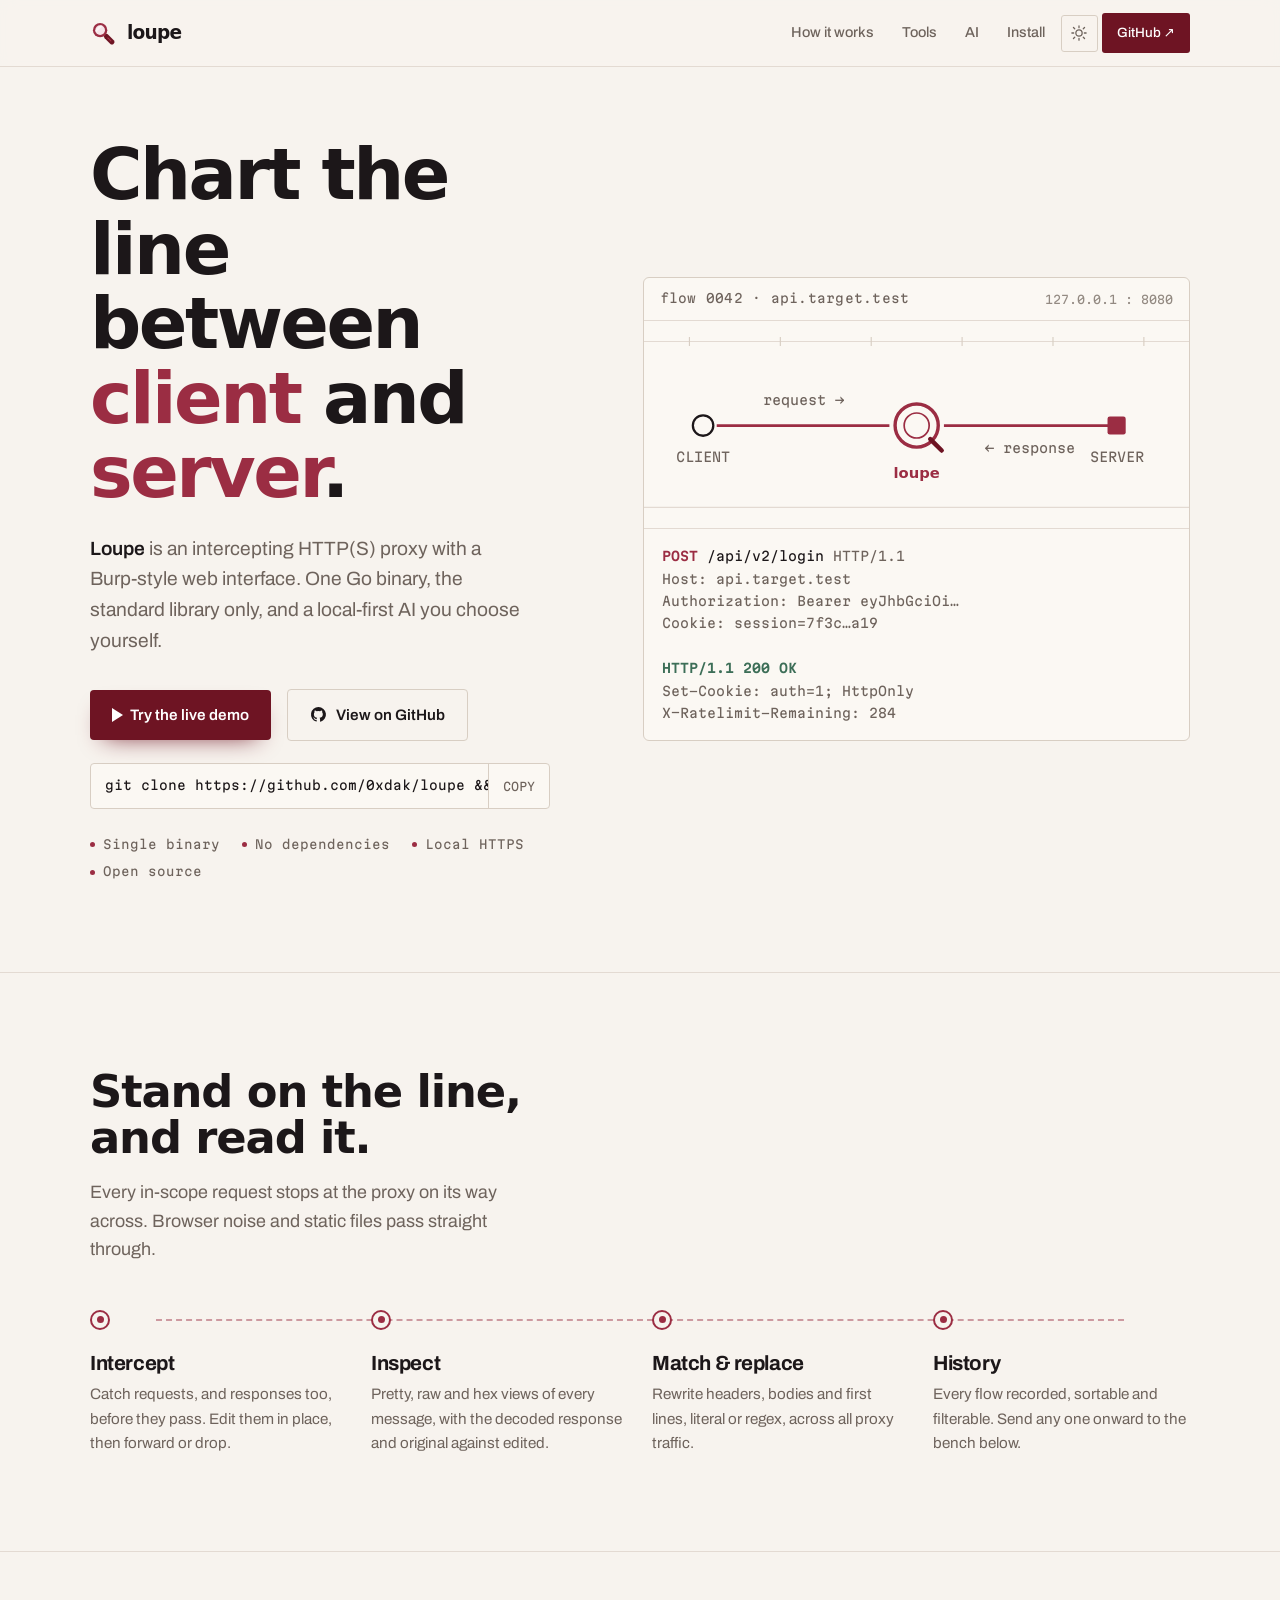
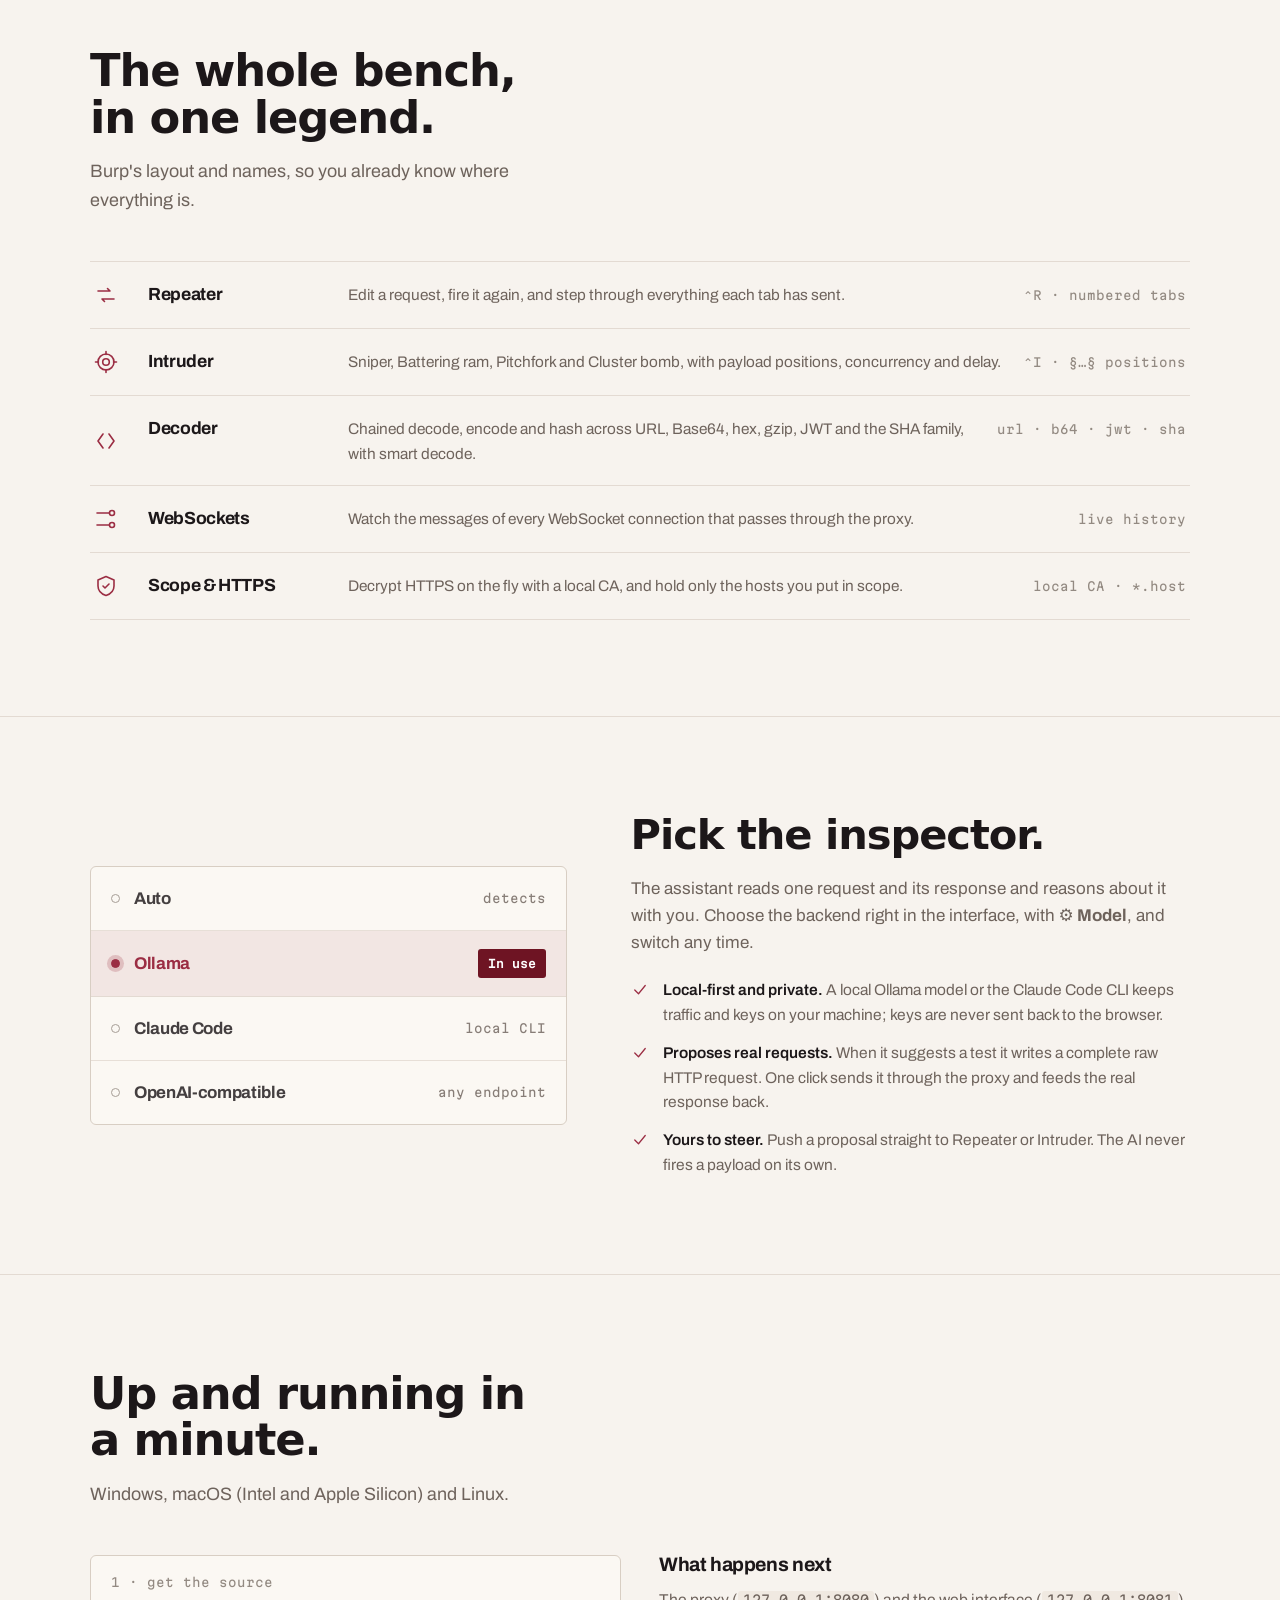
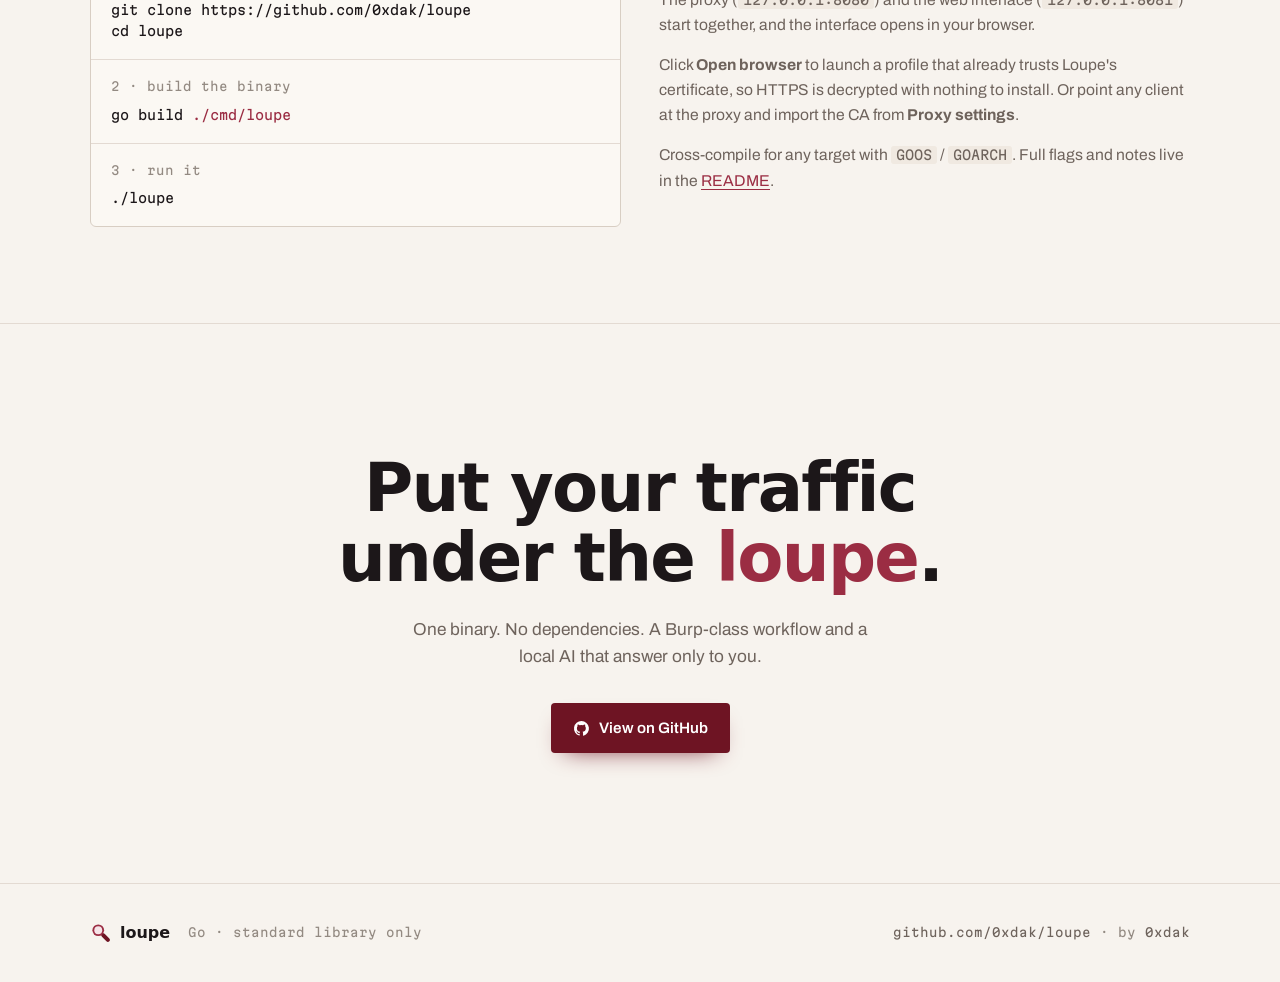
<file: docs/index.html>
<!doctype html>
<html lang="en">
<head>
<meta charset="utf-8">
<meta name="viewport" content="width=device-width, initial-scale=1">
<title>Loupe — intercepting HTTP(S) proxy</title>
<meta name="description" content="Loupe is a single-binary intercepting HTTP(S) proxy with a Burp-style web interface. Go, standard library only, no dependencies, and a local-first AI you choose yourself.">
<meta property="og:title" content="Loupe — chart the line between client and server">
<meta property="og:description" content="A single Go binary. Burp-style interception, Repeater, Intruder, Decoder, and a local-first AI you pick in the UI.">
<meta property="og:type" content="website">
<link rel="icon" href="data:image/svg+xml,%3Csvg xmlns='http://www.w3.org/2000/svg' viewBox='0 0 64 64'%3E%3Cline x1='34' y1='34' x2='39.5' y2='39.5' stroke='%239B2D43' stroke-width='7.5' stroke-linecap='round'/%3E%3Cline x1='39' y1='39' x2='52' y2='52' stroke='%236E1423' stroke-width='12' stroke-linecap='round'/%3E%3Ccircle cx='24' cy='24' r='17' fill='%239B2D43'/%3E%3Ccircle cx='24' cy='24' r='11.5' fill='%23F6E4E8'/%3E%3C/svg%3E">
<link rel="preconnect" href="https://fonts.googleapis.com">
<link rel="preconnect" href="https://fonts.gstatic.com" crossorigin>
<link href="https://fonts.googleapis.com/css2?family=Archivo:wght@400;500;600;700&family=Archivo+Expanded:wght@600;700;800&family=Martian+Mono:wght@400;500;600&display=swap" rel="stylesheet">
<style>
:root{
  --paper:#F7F3EE; --paper-2:#FBF8F3; --paper-sink:#F0E9E1;
  --ink:#1C1719; --ink-2:#6E635C; --ink-3:#938A82;
  --rule:#E3DAD2; --rule-2:#D8CEC3;
  --stamp:#9B2D43; --stamp-deep:#6E1423; --stamp-ink:#9B2D43; --stamp-hover:#9B2D43; --pink:#E0556B;
  --ok:#3C6E57;
  --display:"Archivo Expanded",system-ui,sans-serif;
  --sans:"Archivo",system-ui,sans-serif;
  --mono:"Martian Mono",ui-monospace,"SFMono-Regular",Menlo,Consolas,monospace;
  --maxw:1180px;
}
@media (prefers-color-scheme:dark){
  :root:not([data-theme="light"]){
    --paper:#141011; --paper-2:#1B1618; --paper-sink:#0F0C0D;
    --ink:#F1E9EB; --ink-2:#B4A7AB; --ink-3:#9B9094;
    --rule:#2C2327; --rule-2:#392F33;
    --stamp:#E0607A; --stamp-deep:#B5374F; --stamp-ink:#F293A5; --stamp-hover:#C83C56; --pink:#E0556B;
    --ok:#7FC3A3; color-scheme:dark;
  }
}
:root[data-theme="dark"]{
  --paper:#141011; --paper-2:#1B1618; --paper-sink:#0F0C0D;
  --ink:#F1E9EB; --ink-2:#B4A7AB; --ink-3:#9B9094;
  --rule:#2C2327; --rule-2:#392F33;
  --stamp:#E0607A; --stamp-deep:#B5374F; --stamp-ink:#F293A5; --stamp-hover:#C83C56; --pink:#E0556B;
  --ok:#7FC3A3; color-scheme:dark;
}

*{box-sizing:border-box}
html{-webkit-text-size-adjust:100%}
body{margin:0; background:var(--paper); color:var(--ink); overflow-x:hidden;
  font-family:var(--sans); font-size:17px; line-height:1.6; -webkit-font-smoothing:antialiased}
@media (prefers-reduced-motion: no-preference){html{scroll-behavior:smooth}}
::selection{background:var(--stamp); color:#fff}
a{color:inherit}
h1,h2,h3{margin:0; letter-spacing:-0.025em; line-height:1.04}
h1{font-family:var(--display); font-weight:800}
h2{font-family:var(--display); font-weight:700}
h3{font-family:var(--sans); font-weight:700; letter-spacing:-0.02em}
p{margin:0}
:focus-visible{outline:2.5px solid var(--stamp); outline-offset:3px; border-radius:2px}
*{scrollbar-color:var(--stamp-deep) var(--paper-sink)}
::-webkit-scrollbar{width:12px;height:12px}
::-webkit-scrollbar-track{background:var(--paper-sink)}
::-webkit-scrollbar-thumb{background:var(--stamp-deep); border:3px solid var(--paper-sink)}

.wrap{max-width:var(--maxw); margin-inline:auto; padding-inline:clamp(20px,4vw,40px)}
.mono{font-family:var(--mono)}

/* top bar */
.bar{position:sticky; top:0; z-index:40; background:color-mix(in srgb,var(--paper) 88%,transparent);
  backdrop-filter:saturate(120%) blur(8px); border-bottom:1px solid var(--rule)}
.bar .wrap{display:flex; align-items:center; gap:22px; height:66px}
.brand{display:flex; align-items:center; gap:10px; text-decoration:none; font-family:var(--display);
  font-weight:800; font-size:1.16rem; letter-spacing:-0.04em}
.brand svg{width:27px; height:27px; display:block}
.nav{display:flex; align-items:center; gap:4px; margin-left:auto}
.nav a{font-family:var(--sans); font-weight:500; font-size:.9rem; text-decoration:none; color:var(--ink-2); padding:8px 12px; border-radius:3px}
.nav a:hover{color:var(--ink)}
.nav a.gh{color:#fff; background:var(--stamp-deep); font-size:.84rem; padding:9px 15px}
.nav a.gh:hover{background:var(--stamp-hover); color:#fff}
.iconbtn{appearance:none; border:1px solid var(--rule-2); background:transparent; color:var(--ink-2);
  width:37px; height:37px; border-radius:3px; cursor:pointer; display:grid; place-items:center; flex:0 0 auto}
.iconbtn:hover{color:var(--stamp); border-color:var(--stamp)}
.iconbtn svg{width:18px;height:18px}
@media(max-width:720px){.nav a:not(.gh){display:none}}

/* hero */
.hero{padding-top:70px; padding-bottom:90px}
.hero .wrap{display:grid; grid-template-columns:1fr 1.12fr; gap:clamp(34px,5vw,70px); align-items:center}
.lede h1{font-size:clamp(2.6rem,5.6vw,4.5rem); letter-spacing:-0.035em}
.lede h1 .ln{color:var(--stamp-ink)}
.deck{margin-top:24px; font-size:clamp(1.06rem,1.5vw,1.24rem); color:var(--ink-2); max-width:40ch}
.deck b{color:var(--ink); font-weight:600}
.cta{margin-top:32px; display:flex; flex-wrap:wrap; gap:16px; align-items:center}
.btn{display:inline-flex; align-items:center; gap:9px; font-family:var(--sans); font-weight:600;
  font-size:.95rem; text-decoration:none; padding:13px 22px; border-radius:4px;
  transition:transform .18s cubic-bezier(.2,.8,.2,1),background .18s}
.btn.primary{background:var(--stamp-deep); color:#fff; box-shadow:0 10px 24px -14px var(--stamp-deep)}
.btn.primary:hover{background:var(--stamp-hover); transform:translateY(-2px)}
.btn.primary svg{width:17px;height:17px}
.btn.ghost{background:transparent; color:var(--ink); border:1px solid var(--rule-2)}
.btn.ghost:hover{border-color:var(--stamp); color:var(--stamp); transform:translateY(-2px)}
.btn.ghost svg{width:17px;height:17px}
.btn.primary .play{width:0;height:0;border-left:11px solid #fff;border-top:7px solid transparent;border-bottom:7px solid transparent;margin-right:-2px}
.install{margin-top:22px; display:flex; align-items:stretch; max-width:460px; border:1px solid var(--rule-2); border-radius:4px; background:var(--paper-2); overflow:hidden}
.install code{font-family:var(--mono); font-size:.78rem; color:var(--ink); padding:12px 14px; overflow-x:auto; white-space:nowrap; flex:1}
.install .cp{appearance:none;border:0;border-left:1px solid var(--rule-2); background:transparent; color:var(--ink-2); cursor:pointer; padding:0 14px; font-family:var(--mono); font-size:.72rem}
.install .cp:hover{color:var(--stamp); background:var(--paper-sink)}
.trust{margin-top:26px; display:flex; flex-wrap:wrap; gap:8px 22px; font-family:var(--mono); font-size:.76rem; color:var(--ink-2)}
.trust span{display:inline-flex; align-items:center; gap:8px}
.trust span::before{content:""; width:5px; height:5px; background:var(--stamp); border-radius:50%}

/* chart panel (hero right) */
.chart{border:1px solid var(--rule-2); background:var(--paper-2); border-radius:6px; overflow:hidden}
.chart .top{display:flex; justify-content:space-between; align-items:center; padding:11px 16px; border-bottom:1px solid var(--rule)}
.chart .top .t{font-family:var(--mono); font-size:.78rem; color:var(--ink-2); letter-spacing:.02em}
.chart .top .c{font-family:var(--mono); font-size:.72rem; color:var(--ink-3)}
.chart svg.route{display:block; width:100%; height:auto}
.route .axis{stroke:var(--rule); stroke-width:1}
.route .tick{stroke:var(--rule-2); stroke-width:1}
.route .path{stroke:var(--stamp); stroke-width:2.4}
.route .handle{stroke:var(--stamp-deep); stroke-width:4}
.route .nodeC{fill:var(--paper-2); stroke:var(--ink); stroke-width:2}
.route .lensO{fill:none; stroke:var(--stamp); stroke-width:3}
.route .lensI{fill:var(--paper-2); stroke:var(--stamp); stroke-width:1.5}
.route .srv{fill:var(--stamp)}
.route text{font-family:var(--mono); fill:var(--ink-2)}
.route .lblLoupe{font-family:var(--display); fill:var(--stamp-ink)}
.chart .raw{font-family:var(--mono); font-size:.8rem; line-height:1.75; padding:16px 18px; color:var(--ink-2); white-space:pre; overflow-x:auto; border-top:1px solid var(--rule)}
.chart .raw .m{color:var(--stamp-ink); font-weight:600}
.chart .raw .h{color:var(--ink)}
.chart .raw .s{color:var(--ok); font-weight:600}

/* sections */
.band{padding-top:96px; padding-bottom:96px; border-top:1px solid var(--rule)}
.htop{max-width:46ch; margin-bottom:46px}
.htop h2{font-size:clamp(1.9rem,3.5vw,2.8rem)}
.htop p{margin-top:16px; font-size:clamp(1.02rem,1.4vw,1.16rem); color:var(--ink-2)}

/* route of waypoints */
.line{position:relative; display:grid; grid-template-columns:repeat(4,1fr); gap:24px}
.line::before{content:""; position:absolute; left:6%; right:6%; top:9px; border-top:2px dashed var(--stamp); opacity:.45}
.wp{position:relative; padding-top:34px}
.wp .node{position:absolute; top:0; left:0; width:20px; height:20px; border-radius:50%; background:var(--paper); border:2px solid var(--stamp); display:grid; place-items:center}
.wp .node::after{content:""; width:7px; height:7px; border-radius:50%; background:var(--stamp)}
.wp h3{font-size:1.28rem; margin:9px 0 8px}
.wp p{font-size:.95rem; color:var(--ink-2)}
@media(max-width:820px){.line{grid-template-columns:1fr 1fr; gap:34px 24px}.line::before{display:none}}
@media(max-width:460px){.line{grid-template-columns:1fr}}

/* legend / tools */
.legend{display:grid; gap:0}
.lrow{display:grid; grid-template-columns:34px 180px 1fr auto; gap:20px; align-items:baseline; padding:19px 4px; border-bottom:1px solid var(--rule)}
.lrow:first-child{border-top:1px solid var(--rule)}
.lrow .sym{width:24px;height:24px;color:var(--stamp-ink); align-self:center}
.lrow .sym svg{width:100%;height:100%}
.lrow .nm{font-family:var(--sans); font-weight:700; font-size:1.1rem; letter-spacing:-.02em}
.lrow .ds{color:var(--ink-2); font-size:.96rem}
.lrow .cd{font-family:var(--mono); font-size:.76rem; color:var(--ink-3); white-space:nowrap}
.lrow:hover .nm{color:var(--stamp-ink)}
@media(max-width:760px){.lrow{grid-template-columns:28px 1fr; gap:6px 16px}.lrow .ds{grid-column:2}.lrow .cd{grid-column:2;margin-top:2px}}

/* AI */
.ai{display:grid; grid-template-columns:.92fr 1.08fr; gap:clamp(34px,5vw,64px); align-items:center}
.providers{border:1px solid var(--rule-2); background:var(--paper-2); border-radius:6px; overflow:hidden}
.prov{display:flex; align-items:center; gap:14px; padding:18px 20px; border-bottom:1px solid var(--rule)}
.prov:last-child{border-bottom:0}
.prov .dot{width:9px;height:9px;border-radius:50%; border:1.5px solid var(--ink-3); flex:0 0 auto}
.prov .pn{font-family:var(--sans); font-weight:700; font-size:1.06rem; letter-spacing:-.02em}
.prov .pd{font-family:var(--mono); font-size:.76rem; color:var(--ink-2); margin-left:auto}
.prov.ghost{opacity:.82}
.prov.active{background:color-mix(in srgb,var(--stamp) 9%,transparent)}
.prov.active .dot{background:var(--stamp); border-color:var(--stamp); box-shadow:0 0 0 4px color-mix(in srgb,var(--stamp) 22%,transparent)}
.prov.active .pn{color:var(--stamp-ink)}
.prov.active .pd{display:none}
.prov .struck{margin-left:auto; display:none}
.prov.active .struck{display:inline-flex; align-items:center; gap:6px; font-family:var(--mono); font-size:.72rem; font-weight:600; color:#fff; background:var(--stamp-deep); padding:5px 10px; border-radius:3px}
.ai .copy h2{font-size:clamp(1.9rem,3.3vw,2.6rem)}
.ai .copy p{margin-top:18px; color:var(--ink-2)}
.ai .copy ul{margin:22px 0 0; padding:0; list-style:none; display:grid; gap:13px}
.ai .copy li{display:grid; grid-template-columns:20px 1fr; gap:12px; font-size:.97rem; color:var(--ink-2)}
.ai .copy li b{color:var(--ink); font-weight:600}
.ai .copy li svg{width:18px;height:18px;color:var(--stamp-ink);margin-top:3px}
@media(max-width:820px){.ai{grid-template-columns:1fr; gap:36px}}

/* install */
.installband .grid{display:grid; grid-template-columns:1fr 1fr; gap:38px}
@media(max-width:760px){.installband .grid{grid-template-columns:1fr; gap:28px}}
.steps{display:grid; border:1px solid var(--rule-2); border-radius:6px; background:var(--paper-2); overflow:hidden}
.step{padding:17px 20px; border-bottom:1px solid var(--rule)}
.step:last-child{border-bottom:0}
.step .lbl{font-family:var(--mono); font-size:.76rem; color:var(--ink-3)}
.step pre{margin:8px 0 0; font-family:var(--mono); font-size:.82rem; color:var(--ink); white-space:pre-wrap; word-break:break-word}
.step pre .m{color:var(--stamp-ink)}
.notes h3{font-size:1.22rem; margin:0 0 12px}
.notes p{margin:0 0 15px; color:var(--ink-2); font-size:.98rem}
.notes code{font-family:var(--mono); font-size:.84em; background:var(--paper-sink); padding:1px 5px; border-radius:3px}
.notes a{color:var(--stamp-ink); text-underline-offset:3px}

/* closer */
.closer{text-align:center; padding-top:130px; padding-bottom:130px; border-top:1px solid var(--rule)}
.closer h2{font-size:clamp(2.3rem,5.4vw,4.2rem)}
.closer h2 .ln{color:var(--stamp-ink)}
.closer p{margin:22px auto 0; color:var(--ink-2); max-width:48ch; font-size:1.08rem}
.closer .cta{justify-content:center}

footer{border-top:1px solid var(--rule); padding-block:36px; color:var(--ink-3)}
footer .wrap{display:flex; align-items:center; gap:18px; flex-wrap:wrap; font-family:var(--mono); font-size:.76rem}
footer .fb{display:flex;align-items:center;gap:8px;font-family:var(--display);font-weight:800;font-size:1rem;color:var(--ink)}
footer a{color:var(--ink-2); text-decoration:none}
footer a:hover{color:var(--stamp-ink)}
footer .sp{margin-left:auto}
@media(max-width:880px){.hero .wrap{grid-template-columns:1fr; gap:44px}.chart{max-width:560px}}
@media(max-width:640px){.band{padding-top:62px;padding-bottom:62px}.closer{padding-top:88px;padding-bottom:88px}.hero{padding-top:48px;padding-bottom:60px}.install{max-width:100%}}
</style>
</head>
<body>

<header class="bar">
  <div class="wrap">
    <a class="brand" href="#top" aria-label="Loupe home">
      <svg viewBox="0 0 64 64" aria-hidden="true">
        <clipPath id="lg"><circle cx="24" cy="24" r="11.5"/></clipPath>
        <line x1="34" y1="34" x2="39.5" y2="39.5" stroke="#9B2D43" stroke-width="7.5" stroke-linecap="round"/>
        <line x1="39" y1="39" x2="52" y2="52" stroke="#6E1423" stroke-width="12" stroke-linecap="round"/>
        <line x1="42.5" y1="42.5" x2="49.5" y2="49.5" stroke="#E0556B" stroke-width="2.4" stroke-linecap="round" opacity=".5"/>
        <circle cx="24" cy="24" r="17" fill="#9B2D43"/>
        <circle cx="24" cy="24" r="11.5" fill="#F6E4E8"/>
        <g clip-path="url(#lg)"><path d="M11 29 L29 11" stroke="#fff" stroke-width="5" stroke-linecap="round" opacity=".55"/></g>
      </svg>
      loupe
    </a>
    <nav class="nav">
      <a href="#route">How it works</a>
      <a href="#tools">Tools</a>
      <a href="#ai">AI</a>
      <a href="#install">Install</a>
      <button class="iconbtn" id="theme" aria-label="Switch light or dark theme" title="Switch light / dark">
        <svg viewBox="0 0 24 24" fill="none" stroke="currentColor" stroke-width="1.7" stroke-linecap="round"><circle cx="12" cy="12" r="4.2"/><path d="M12 2.5v2.4M12 19.1v2.4M4.6 4.6l1.7 1.7M17.7 17.7l1.7 1.7M2.5 12h2.4M19.1 12h2.4M4.6 19.4l1.7-1.7M17.7 6.3l1.7-1.7"/></svg>
      </button>
      <a class="gh" href="https://github.com/0xdak/loupe">GitHub ↗</a>
    </nav>
  </div>
</header>

<main id="top">

<!-- HERO -->
<section class="hero">
  <div class="wrap">
    <div class="lede">
      <h1>Chart the line<br>between <span class="ln">client</span> and <span class="ln">server</span>.</h1>
      <p class="deck"><b>Loupe</b> is an intercepting HTTP(S) proxy with a Burp-style web interface. One Go binary, the standard library only, and a local-first AI you choose yourself.</p>
      <div class="cta">
        <a class="btn primary" href="demo.html"><span class="play" aria-hidden="true"></span>Try the live demo</a>
        <a class="btn ghost" href="https://github.com/0xdak/loupe">
          <svg viewBox="0 0 24 24" fill="currentColor" aria-hidden="true"><path d="M12 1.5A10.5 10.5 0 0 0 8.7 22c.5.1.7-.2.7-.5v-2c-2.8.6-3.4-1.2-3.4-1.2-.5-1.2-1.1-1.5-1.1-1.5-.9-.6.1-.6.1-.6 1 .1 1.5 1 1.5 1 .9 1.5 2.4 1.1 3 .8.1-.6.3-1.1.6-1.4-2.2-.2-4.6-1.1-4.6-5 0-1.1.4-2 1-2.7-.1-.3-.4-1.3.1-2.6 0 0 .8-.3 2.7 1a9.4 9.4 0 0 1 5 0c1.9-1.3 2.7-1 2.7-1 .5 1.3.2 2.3.1 2.6.6.7 1 1.6 1 2.7 0 3.9-2.4 4.8-4.6 5 .3.3.7 1 .7 2v3c0 .3.2.6.7.5A10.5 10.5 0 0 0 12 1.5Z"/></svg>
          View on GitHub
        </a>
      </div>
      <div class="install">
        <code>git clone https://github.com/0xdak/loupe &amp;&amp; cd loupe &amp;&amp; go build ./cmd/loupe</code>
        <button class="cp" data-copy="git clone https://github.com/0xdak/loupe &amp;&amp; cd loupe &amp;&amp; go build ./cmd/loupe" aria-label="Copy install command">COPY</button>
      </div>
      <div class="trust">
        <span>Single binary</span><span>No dependencies</span><span>Local HTTPS</span><span>Open source</span>
      </div>
    </div>

    <div class="chart" aria-label="A request charted from client through Loupe to server">
      <div class="top"><span class="t">flow 0042 · api.target.test</span><span class="c">127.0.0.1 : 8080</span></div>
      <svg class="route" viewBox="0 0 480 182" role="img" aria-label="Client to Loupe to server route">
        <line class="axis" x1="0" y1="18" x2="480" y2="18"/><line class="axis" x1="0" y1="164" x2="480" y2="164"/>
        <line class="tick" x1="40" y1="14" x2="40" y2="22"/><line class="tick" x1="120" y1="14" x2="120" y2="22"/><line class="tick" x1="200" y1="14" x2="200" y2="22"/><line class="tick" x1="280" y1="14" x2="280" y2="22"/><line class="tick" x1="360" y1="14" x2="360" y2="22"/><line class="tick" x1="440" y1="14" x2="440" y2="22"/>
        <line class="path" x1="64" y1="92" x2="216" y2="92"/>
        <line class="path" x1="264" y1="92" x2="416" y2="92"/>
        <text x="140" y="74" text-anchor="middle" font-size="11.5">request →</text>
        <text x="340" y="116" text-anchor="middle" font-size="11.5">← response</text>
        <circle class="nodeC" cx="52" cy="92" r="9"/>
        <text x="52" y="124" text-anchor="middle" font-size="11.5">CLIENT</text>
        <circle class="lensO" cx="240" cy="92" r="19"/>
        <circle class="lensI" cx="240" cy="92" r="11"/>
        <line class="handle" x1="252" y1="104" x2="262" y2="114" stroke-linecap="round"/>
        <text class="lblLoupe" x="240" y="138" text-anchor="middle" font-size="13" font-weight="800">loupe</text>
        <rect class="srv" x="408" y="84" width="16" height="16" rx="2"/>
        <text x="416" y="124" text-anchor="middle" font-size="11.5">SERVER</text>
      </svg>
      <div class="raw"><span class="m">POST</span> <span class="h">/api/v2/login</span> HTTP/1.1
Host: api.target.test
Authorization: Bearer eyJhbGciОi…
Cookie: session=7f3c…a19

<span class="s">HTTP/1.1 200 OK</span>
Set-Cookie: auth=1; HttpOnly
X-Ratelimit-Remaining: 284</div>
    </div>
  </div>
</section>

<!-- ROUTE / HOW IT WORKS -->
<section class="band" id="route">
  <div class="wrap">
    <div class="htop">
      <h2>Stand on the line, and read it.</h2>
      <p>Every in-scope request stops at the proxy on its way across. Browser noise and static files pass straight through.</p>
    </div>
    <div class="line">
      <div class="wp"><span class="node"></span><h3>Intercept</h3><p>Catch requests, and responses too, before they pass. Edit them in place, then forward or drop.</p></div>
      <div class="wp"><span class="node"></span><h3>Inspect</h3><p>Pretty, raw and hex views of every message, with the decoded response and original against edited.</p></div>
      <div class="wp"><span class="node"></span><h3>Match &amp; replace</h3><p>Rewrite headers, bodies and first lines, literal or regex, across all proxy traffic.</p></div>
      <div class="wp"><span class="node"></span><h3>History</h3><p>Every flow recorded, sortable and filterable. Send any one onward to the bench below.</p></div>
    </div>
  </div>
</section>

<!-- TOOLS / LEGEND -->
<section class="band" id="tools">
  <div class="wrap">
    <div class="htop">
      <h2>The whole bench, in one legend.</h2>
      <p>Burp's layout and names, so you already know where everything is.</p>
    </div>
    <div class="legend">
      <div class="lrow">
        <span class="sym"><svg viewBox="0 0 24 24" fill="none" stroke="currentColor" stroke-width="1.6" stroke-linecap="round" stroke-linejoin="round"><path d="M4 8h12l-2.5-2.5M20 16H8l2.5 2.5"/></svg></span>
        <span class="nm">Repeater</span>
        <span class="ds">Edit a request, fire it again, and step through everything each tab has sent.</span>
        <span class="cd">⌃R · numbered tabs</span>
      </div>
      <div class="lrow">
        <span class="sym"><svg viewBox="0 0 24 24" fill="none" stroke="currentColor" stroke-width="1.6"><circle cx="12" cy="12" r="8"/><circle cx="12" cy="12" r="3.3"/><path d="M12 1.5v3M12 19.5v3M1.5 12h3M19.5 12h3" stroke-linecap="round"/></svg></span>
        <span class="nm">Intruder</span>
        <span class="ds">Sniper, Battering ram, Pitchfork and Cluster bomb, with payload positions, concurrency and delay.</span>
        <span class="cd">⌃I · §…§ positions</span>
      </div>
      <div class="lrow">
        <span class="sym"><svg viewBox="0 0 24 24" fill="none" stroke="currentColor" stroke-width="1.6" stroke-linecap="round" stroke-linejoin="round"><path d="M9 5 4 12l5 7M15 5l5 7-5 7"/></svg></span>
        <span class="nm">Decoder</span>
        <span class="ds">Chained decode, encode and hash across URL, Base64, hex, gzip, JWT and the SHA family, with smart decode.</span>
        <span class="cd">url · b64 · jwt · sha</span>
      </div>
      <div class="lrow">
        <span class="sym"><svg viewBox="0 0 24 24" fill="none" stroke="currentColor" stroke-width="1.6" stroke-linecap="round" stroke-linejoin="round"><path d="M3 6h12M3 18h12"/><circle cx="18" cy="6" r="2.5"/><circle cx="18" cy="18" r="2.5"/></svg></span>
        <span class="nm">WebSockets</span>
        <span class="ds">Watch the messages of every WebSocket connection that passes through the proxy.</span>
        <span class="cd">live history</span>
      </div>
      <div class="lrow">
        <span class="sym"><svg viewBox="0 0 24 24" fill="none" stroke="currentColor" stroke-width="1.6" stroke-linecap="round" stroke-linejoin="round"><path d="M12 2.5 4 6v6c0 5 3.4 8 8 9.5 4.6-1.5 8-4.5 8-9.5V6z"/><path d="M9 12l2 2 4-4"/></svg></span>
        <span class="nm">Scope &amp; HTTPS</span>
        <span class="ds">Decrypt HTTPS on the fly with a local CA, and hold only the hosts you put in scope.</span>
        <span class="cd">local CA · *.host</span>
      </div>
    </div>
  </div>
</section>

<!-- AI -->
<section class="band" id="ai">
  <div class="wrap ai">
    <div class="providers" role="list" aria-label="AI providers, the active one struck forward">
      <div class="prov ghost" role="listitem"><span class="dot"></span><span class="pn">Auto</span><span class="pd">detects</span></div>
      <div class="prov active" role="listitem"><span class="dot"></span><span class="pn">Ollama</span><span class="struck">In use</span></div>
      <div class="prov ghost" role="listitem"><span class="dot"></span><span class="pn">Claude Code</span><span class="pd">local CLI</span></div>
      <div class="prov ghost" role="listitem"><span class="dot"></span><span class="pn">OpenAI-compatible</span><span class="pd">any endpoint</span></div>
    </div>
    <div class="copy">
      <h2>Pick the inspector.</h2>
      <p>The assistant reads one request and its response and reasons about it with you. Choose the backend right in the interface, with <b>⚙ Model</b>, and switch any time.</p>
      <ul>
        <li><svg viewBox="0 0 24 24" fill="none" stroke="currentColor" stroke-width="1.7" stroke-linecap="round" stroke-linejoin="round"><path d="M5 12l5 5 9-11"/></svg><span><b>Local-first and private.</b> A local Ollama model or the Claude Code CLI keeps traffic and keys on your machine; keys are never sent back to the browser.</span></li>
        <li><svg viewBox="0 0 24 24" fill="none" stroke="currentColor" stroke-width="1.7" stroke-linecap="round" stroke-linejoin="round"><path d="M5 12l5 5 9-11"/></svg><span><b>Proposes real requests.</b> When it suggests a test it writes a complete raw HTTP request. One click sends it through the proxy and feeds the real response back.</span></li>
        <li><svg viewBox="0 0 24 24" fill="none" stroke="currentColor" stroke-width="1.7" stroke-linecap="round" stroke-linejoin="round"><path d="M5 12l5 5 9-11"/></svg><span><b>Yours to steer.</b> Push a proposal straight to Repeater or Intruder. The AI never fires a payload on its own.</span></li>
      </ul>
    </div>
  </div>
</section>

<!-- INSTALL -->
<section class="band installband" id="install">
  <div class="wrap">
    <div class="htop"><h2>Up and running in a minute.</h2>
      <p>Windows, macOS (Intel and Apple Silicon) and Linux.</p></div>
    <div class="grid">
      <div class="steps">
        <div class="step"><div class="lbl">1 · get the source</div><pre>git clone https://github.com/0xdak/loupe
cd loupe</pre></div>
        <div class="step"><div class="lbl">2 · build the binary</div><pre>go build <span class="m">./cmd/loupe</span></pre></div>
        <div class="step"><div class="lbl">3 · run it</div><pre>./loupe</pre></div>
      </div>
      <div class="notes">
        <h3>What happens next</h3>
        <p>The proxy (<code>127.0.0.1:8080</code>) and the web interface (<code>127.0.0.1:8081</code>) start together, and the interface opens in your browser.</p>
        <p>Click <b>Open browser</b> to launch a profile that already trusts Loupe's certificate, so HTTPS is decrypted with nothing to install. Or point any client at the proxy and import the CA from <b>Proxy settings</b>.</p>
        <p>Cross-compile for any target with <code>GOOS</code> / <code>GOARCH</code>. Full flags and notes live in the <a href="https://github.com/0xdak/loupe#readme">README</a>.</p>
      </div>
    </div>
  </div>
</section>

<!-- CLOSER -->
<section class="closer">
  <div class="wrap">
    <h2>Put your traffic<br>under the <span class="ln">loupe</span>.</h2>
    <p>One binary. No dependencies. A Burp-class workflow and a local AI that answer only to you.</p>
    <div class="cta">
      <a class="btn primary" href="https://github.com/0xdak/loupe">
        <svg viewBox="0 0 24 24" fill="currentColor" aria-hidden="true"><path d="M12 1.5A10.5 10.5 0 0 0 8.7 22c.5.1.7-.2.7-.5v-2c-2.8.6-3.4-1.2-3.4-1.2-.5-1.2-1.1-1.5-1.1-1.5-.9-.6.1-.6.1-.6 1 .1 1.5 1 1.5 1 .9 1.5 2.4 1.1 3 .8.1-.6.3-1.1.6-1.4-2.2-.2-4.6-1.1-4.6-5 0-1.1.4-2 1-2.7-.1-.3-.4-1.3.1-2.6 0 0 .8-.3 2.7 1a9.4 9.4 0 0 1 5 0c1.9-1.3 2.7-1 2.7-1 .5 1.3.2 2.3.1 2.6.6.7 1 1.6 1 2.7 0 3.9-2.4 4.8-4.6 5 .3.3.7 1 .7 2v3c0 .3.2.6.7.5A10.5 10.5 0 0 0 12 1.5Z"/></svg>
        View on GitHub
      </a>
    </div>
  </div>
</section>

</main>

<footer>
  <div class="wrap">
    <span class="fb">
      <svg viewBox="0 0 64 64" width="22" height="22" aria-hidden="true"><line x1="34" y1="34" x2="39.5" y2="39.5" stroke="#9B2D43" stroke-width="7.5" stroke-linecap="round"/><line x1="39" y1="39" x2="52" y2="52" stroke="#6E1423" stroke-width="12" stroke-linecap="round"/><circle cx="24" cy="24" r="17" fill="#9B2D43"/><circle cx="24" cy="24" r="11.5" fill="#F6E4E8"/></svg>
      loupe
    </span>
    <span>Go · standard library only</span>
    <span class="sp"><a href="https://github.com/0xdak/loupe">github.com/0xdak/loupe</a> · by <a href="https://github.com/0xdak">0xdak</a></span>
  </div>
</footer>

<script>
(function(){
  var root=document.documentElement, k="loupe.theme";
  try{var s=localStorage.getItem(k); if(s)root.setAttribute("data-theme",s);}catch(e){}
  document.getElementById("theme").addEventListener("click",function(){
    var cur=root.getAttribute("data-theme");
    if(!cur)cur=matchMedia("(prefers-color-scheme:dark)").matches?"dark":"light";
    var next=cur==="dark"?"light":"dark";
    root.setAttribute("data-theme",next);
    try{localStorage.setItem(k,next);}catch(e){}
  });
  document.querySelectorAll("[data-copy]").forEach(function(b){
    b.addEventListener("click",function(){
      var t=b.getAttribute("data-copy").replace(/&amp;/g,"&");
      navigator.clipboard&&navigator.clipboard.writeText(t).then(function(){
        var o=b.textContent; b.textContent="COPIED"; setTimeout(function(){b.textContent=o;},1400);
      });
    });
  });
})();
</script>
</body>
</html>
</file>
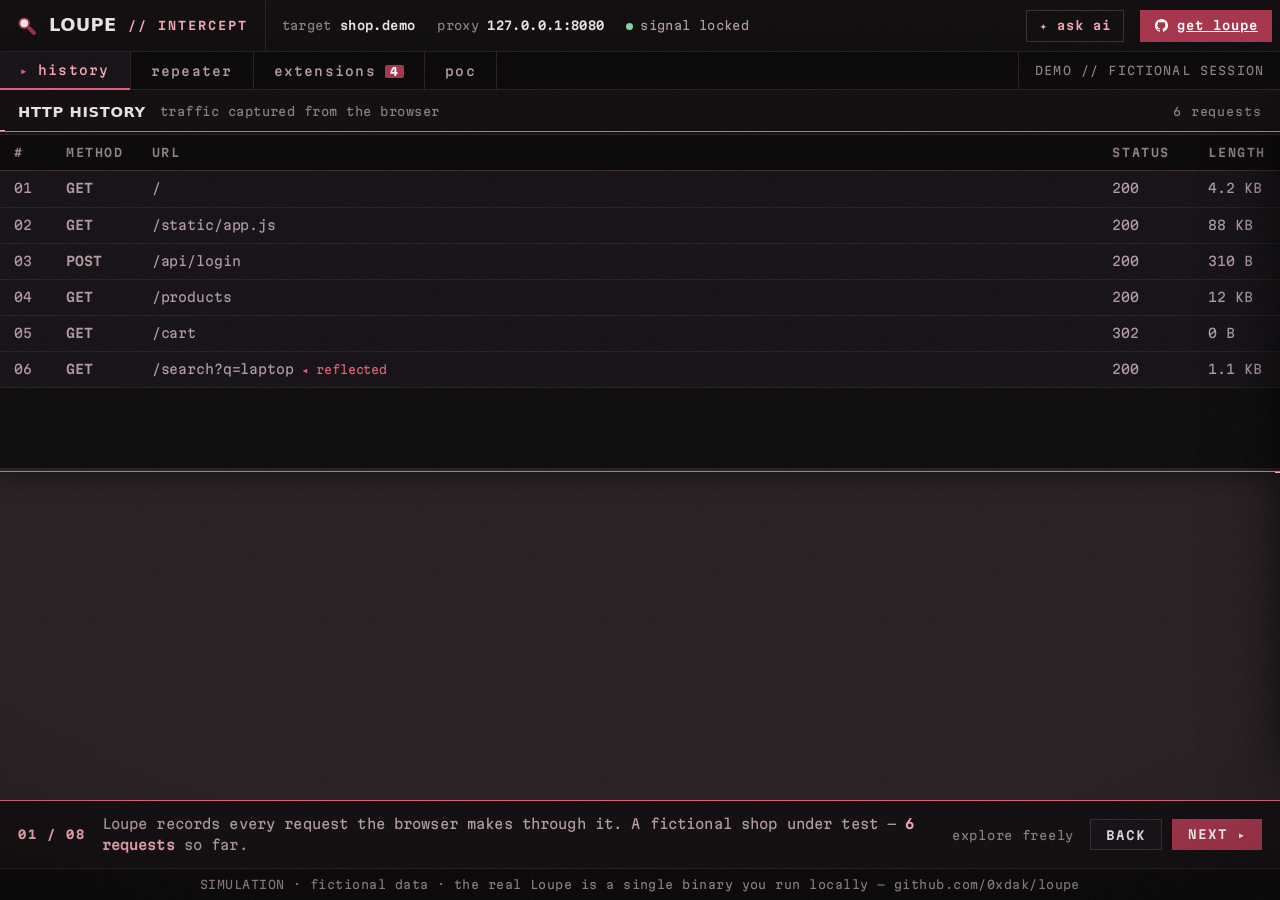
<file: docs/demo-forensic.html>
<!doctype html>
<html lang="en">
<head>
<meta charset="utf-8">
<meta name="viewport" content="width=device-width, initial-scale=1">
<title>Loupe — intercept console (demo)</title>
<meta name="description" content="A guided, in-browser simulation of Loupe as an interception console: capture, inspect a reflected parameter, ask the local AI, confirm the XSS, let an extension flag it, and ship a PoC.">
<link rel="icon" href="data:image/svg+xml,%3Csvg xmlns='http://www.w3.org/2000/svg' viewBox='0 0 64 64'%3E%3Cline x1='34' y1='34' x2='39.5' y2='39.5' stroke='%239B2D43' stroke-width='7.5' stroke-linecap='round'/%3E%3Cline x1='39' y1='39' x2='52' y2='52' stroke='%236E1423' stroke-width='12' stroke-linecap='round'/%3E%3Ccircle cx='24' cy='24' r='17' fill='%239B2D43'/%3E%3Ccircle cx='24' cy='24' r='11.5' fill='%23F6E4E8'/%3E%3C/svg%3E">
<link rel="preconnect" href="https://fonts.googleapis.com">
<link rel="preconnect" href="https://fonts.gstatic.com" crossorigin>
<link href="https://fonts.googleapis.com/css2?family=Archivo+Expanded:wght@700;800&family=Martian+Mono:wght@400;500;600;700&display=swap" rel="stylesheet">
<style>
:root{
  --bg:#0C0A0B; --bg2:#100C0E; --panel:#141015; --panel2:#17121660; --sink:#080607;
  --ink:#ECE2E5; --ink-2:#B29CA2; --ink-3:#8E7E84;
  --line:#271E22; --line-2:#3A2B31;
  --phos:#F6A6B4; --phos-2:#E0607A; --deep:#9B2D43; --solid:#A6334A; --solid-h:#BC3B55;
  --ok:#7FD3A6; --warn:#E0B566;
  --sel:#2A161C;
  --display:"Archivo Expanded",system-ui,sans-serif;
  --mono:"Martian Mono",ui-monospace,"SFMono-Regular",Menlo,Consolas,monospace;
}
*{box-sizing:border-box}
html,body{height:100%}
body{margin:0; background:var(--bg); color:var(--ink); font-family:var(--mono); font-size:13px; line-height:1.5;
  -webkit-font-smoothing:antialiased; display:flex; flex-direction:column; overflow:hidden; letter-spacing:-0.01em}
::selection{background:var(--deep); color:#fff}
a{color:inherit}
button{font-family:var(--mono); letter-spacing:-0.01em}
:focus-visible{outline:2px solid var(--phos-2); outline-offset:2px}

/* film grain + lens vignette, purely decorative */
.grain{position:fixed; inset:0; pointer-events:none; z-index:60; opacity:.06;
  background-image:url("data:image/svg+xml,%3Csvg xmlns='http://www.w3.org/2000/svg' width='140' height='140'%3E%3Cfilter id='n'%3E%3CfeTurbulence type='fractalNoise' baseFrequency='0.9' numOctaves='2'/%3E%3C/filter%3E%3Crect width='100%25' height='100%25' filter='url(%23n)'/%3E%3C/svg%3E")}
.vignette{position:fixed; inset:0; pointer-events:none; z-index:55;
  background:radial-gradient(130% 115% at 50% 32%, transparent 55%, rgba(0,0,0,.55) 100%)}

/* status bar */
.bar{display:flex; align-items:center; gap:16px; height:52px; padding:0 8px 0 0; background:linear-gradient(180deg,var(--bg2),var(--bg));
  border-bottom:1px solid var(--line); flex:0 0 auto; position:relative; z-index:10}
.mark{display:flex; align-items:center; gap:11px; padding:0 16px; height:100%; border-right:1px solid var(--line)}
.mark svg{width:22px; height:22px; display:block}
.mark .wm{font-family:var(--display); font-weight:800; font-size:1.12rem; letter-spacing:.02em}
.mark .tag{color:var(--phos); font-size:.72rem; letter-spacing:.18em; font-weight:600}
.sess{display:flex; gap:22px; align-items:center; color:var(--ink-2); font-size:.74rem; letter-spacing:.03em}
.sess .k{color:var(--ink-3)}
.sess b{color:var(--ink); font-weight:600}
.dot{display:inline-block; width:7px; height:7px; border-radius:50%; background:var(--ok); margin-right:7px}
.spacer{flex:1}
.ctl{appearance:none; border:1px solid var(--line-2); background:transparent; color:var(--ink-2); cursor:pointer;
  height:32px; padding:0 13px; font-size:.74rem; font-weight:600; letter-spacing:.08em; display:inline-flex; align-items:center; gap:8px}
.ctl:hover{color:var(--phos); border-color:var(--phos-2)}
.ctl.ai{color:var(--phos)}
.ctl.gh{background:var(--solid); border-color:var(--solid); color:#fff}
.ctl.gh:hover{background:var(--solid-h); color:#fff}
@media(max-width:820px){.gh-text{display:none} .sess .seg{display:none}}

/* tab rail */
.rail{display:flex; align-items:stretch; gap:0; height:38px; background:var(--sink); border-bottom:1px solid var(--line); flex:0 0 auto; position:relative; z-index:10}
.rail button{appearance:none; border:0; border-right:1px solid var(--line); background:transparent; color:var(--ink-2);
  font-size:.78rem; font-weight:500; letter-spacing:.1em; text-transform:lowercase; padding:0 20px; cursor:pointer; position:relative}
.rail button:hover{color:var(--ink); background:var(--panel)}
.rail button.active{color:var(--phos); background:var(--panel)}
.rail button.active::before{content:"▸"; margin-right:9px; color:var(--phos-2)}
.rail button.active::after{content:""; position:absolute; left:0; right:0; bottom:-1px; height:2px; background:var(--phos-2)}
.rail .pill{display:inline-block; min-width:18px; margin-left:9px; padding:0 5px; border-radius:2px; background:var(--solid); color:#fff; font-size:.7rem; font-weight:700}
.rail .idx{margin-left:auto; display:flex; align-items:center; padding:0 16px; color:var(--ink-3); font-size:.72rem; letter-spacing:.1em; border-left:1px solid var(--line)}

/* stage */
.stage{flex:1; min-height:0; display:flex; position:relative; overflow:hidden}
.work{flex:1; min-width:0; display:flex; flex-direction:column; overflow:hidden}
.panel{display:none; flex:1; min-height:0; flex-direction:column; overflow:hidden}
.panel.on{display:flex}
.phead{display:flex; align-items:center; gap:14px; padding:11px 18px; border-bottom:1px solid var(--line); background:var(--bg2); flex:0 0 auto}
.phead h2{margin:0; font-family:var(--display); font-weight:700; font-size:.92rem; letter-spacing:.04em; text-transform:uppercase}
.phead .sub{color:var(--ink-3); font-size:.74rem; letter-spacing:.04em}
.phead .mono{color:var(--ink-3); font-size:.72rem; letter-spacing:.08em}

/* history table */
.tablewrap{flex:1; min-height:0; overflow:auto}
table.grid{width:100%; border-collapse:collapse; font-size:.8rem; background:var(--panel)}
table.grid th{position:sticky; top:0; background:var(--sink); text-align:left; font-weight:600; color:var(--ink-3);
  font-size:.72rem; letter-spacing:.14em; text-transform:uppercase; padding:9px 14px; border-bottom:1px solid var(--line-2); z-index:1}
table.grid td{padding:8px 14px; border-bottom:1px solid var(--line); white-space:nowrap; overflow:hidden; text-overflow:ellipsis; color:var(--ink-2)}
table.grid tr{cursor:pointer}
table.grid tbody tr:hover{background:var(--bg2)}
table.grid tbody tr:hover td:first-child::before{content:"▸ "; color:var(--phos-2)}
table.grid tr.sel{background:var(--sel)}
table.grid tr.sel td{color:var(--ink)}
table.grid tr.sel td:first-child::before{content:"▸ "; color:var(--phos)}
.num{color:var(--ink-3)}
.meth{color:var(--ink); font-weight:600}
.u{color:var(--ink)}
.st-200{color:var(--ok)}.st-302,.st-301{color:var(--warn)}
.dim{color:var(--ink-3)}
tr.star td.u::after{content:"  ◂ reflected"; color:var(--phos-2); font-size:.72rem}

/* message viewer */
.split{flex:1; min-height:0; display:grid; grid-template-columns:1fr 1fr; gap:1px; background:var(--line)}
@media(max-width:800px){.split{grid-template-columns:1fr; grid-template-rows:1fr 1fr}}
.view{display:flex; flex-direction:column; min-width:0; min-height:0; background:var(--panel)}
.view .vh{padding:8px 15px; border-bottom:1px solid var(--line); font-size:.72rem; font-weight:700; letter-spacing:.16em;
  text-transform:uppercase; color:var(--ink-2); background:var(--bg2); display:flex; align-items:center; gap:8px}
.view .vh::before{content:"▍"; color:var(--phos-2)}
.view pre{margin:0; flex:1; overflow:auto; padding:14px 16px; font-family:var(--mono); font-size:.76rem; line-height:1.55;
  white-space:pre-wrap; word-break:break-word; color:var(--ink)}
.view pre .hl{background:var(--sel); color:var(--phos); border:1px solid var(--line-2); border-radius:2px; padding:0 3px; font-weight:600}
.view .empty{flex:1; display:grid; place-items:center; color:var(--ink-3); font-size:.78rem; padding:22px; text-align:center; letter-spacing:.04em}

/* repeater */
.rep{flex:1; min-height:0; display:grid; grid-template-rows:auto 1fr; overflow:hidden}
.rep .bar2{display:flex; align-items:center; gap:12px; padding:10px 16px; border-bottom:1px solid var(--line); background:var(--bg2)}
.rep .target{color:var(--ink-2); font-size:.76rem; letter-spacing:.04em}
.btn{appearance:none; border:1px solid var(--line-2); background:var(--panel); color:var(--ink); cursor:pointer;
  padding:7px 15px; font-size:.76rem; font-weight:600; letter-spacing:.08em; text-transform:uppercase}
.btn:hover{border-color:var(--phos-2); color:var(--phos)}
.btn.primary{background:var(--solid); border-color:var(--solid); color:#fff}
.btn.primary:hover{background:var(--solid-h); color:#fff}
.btn.primary:disabled{opacity:.5; cursor:default}

/* issues */
.issues{flex:1; min-height:0; overflow:auto}
.sev{display:inline-block; padding:2px 9px; border-radius:2px; font-size:.72rem; font-weight:700; letter-spacing:.08em; color:#fff}
.sev-Info{background:#5C5550}.sev-Low{background:#6E6029}.sev-Medium{background:#8A5E1A}.sev-High{background:var(--solid)}.sev-Critical{background:var(--deep)}

/* poc dossier */
.poc{flex:1; min-height:0; overflow:auto; padding:24px; background:var(--sink); display:grid; place-items:start center}
.card{position:relative; width:min(700px,100%); background:var(--panel); border:1px solid var(--line-2); padding:26px 28px}
.card::before,.card::after{content:""; position:absolute; width:14px; height:14px; border:2px solid var(--phos-2)}
.card::before{top:-1px; left:-1px; border-right:0; border-bottom:0}
.card::after{bottom:-1px; right:-1px; border-left:0; border-top:0}
.card .cbadge{display:inline-block; padding:3px 11px; background:var(--solid); color:#fff; font-weight:700; font-size:.7rem; letter-spacing:.1em}
.card h3{font-family:var(--display); font-weight:700; font-size:1.32rem; margin:14px 0 6px; letter-spacing:.01em; color:var(--ink)}
.card .curl{font-size:.74rem; color:var(--phos); word-break:break-all; margin-bottom:14px}
.card .lbl{font-size:.72rem; letter-spacing:.16em; text-transform:uppercase; color:var(--ink-3); margin:14px 0 6px; display:flex; align-items:center; gap:8px}
.card .lbl::before{content:"//"; color:var(--phos-2)}
.card .blk{font-size:.74rem; line-height:1.55; color:var(--ink-2); background:var(--sink); border:1px solid var(--line); padding:12px 14px; white-space:pre-wrap; word-break:break-word; max-height:210px; overflow:auto}
.card .foot{margin-top:16px; font-size:.72rem; color:var(--ink-3); letter-spacing:.03em}
.pocbar{display:flex; gap:12px; margin-top:18px; flex-wrap:wrap}

/* AI drawer */
.drawer{position:absolute; top:0; right:0; bottom:0; width:min(390px,88vw); background:var(--bg2); border-left:1px solid var(--line-2);
  transform:translateX(100%); transition:transform .32s cubic-bezier(.2,.8,.2,1); display:flex; flex-direction:column; z-index:20; box-shadow:-24px 0 60px -30px #000}
.drawer.open{transform:none}
.dh{display:flex; align-items:center; gap:9px; padding:13px 15px; border-bottom:1px solid var(--line)}
.dh b{font-size:.84rem; letter-spacing:.06em}
.dh .k{color:var(--ink-3); font-size:.72rem; letter-spacing:.1em}
.dh .x{margin-left:auto; cursor:pointer; color:var(--ink-2); background:transparent; border:0; font-size:1.1rem; width:28px; height:28px}
.dh .x:hover{color:var(--phos)}
.dmsgs{flex:1; overflow:auto; padding:15px; display:flex; flex-direction:column; gap:14px}
.msg{font-size:.8rem; line-height:1.6}
.msg.me{align-self:flex-end; background:var(--sel); color:var(--ink); padding:9px 13px; border:1px solid var(--line-2); max-width:86%}
.msg.ai .who{color:var(--phos); font-size:.68rem; letter-spacing:.14em; text-transform:uppercase; margin-bottom:6px}
.msg.ai code{background:var(--sink); border:1px solid var(--line-2); padding:1px 5px; color:var(--phos); word-break:break-all}
.msg.ai b{color:var(--ink); font-weight:600}
.msg.ai .pill2{display:inline-flex; align-items:center; gap:7px; margin-top:10px; font-size:.74rem; color:var(--ok); font-weight:600; letter-spacing:.04em}
.caret::after{content:"▋"; color:var(--phos); animation:blink 1s steps(1) infinite}
@keyframes blink{50%{opacity:0}}

/* console coach */
.coach{flex:0 0 auto; display:flex; align-items:center; gap:16px; padding:13px 18px; background:var(--bg2); border-top:1px solid var(--phos-2); position:relative; z-index:10}
.coach .step{color:var(--phos); font-size:.74rem; font-weight:700; letter-spacing:.14em; flex:0 0 auto}
.coach .txt{flex:1; font-size:.84rem; color:var(--ink-2); letter-spacing:.01em; min-width:0; line-height:1.5}
.coach .txt b{color:var(--phos); font-weight:600}
.coach .nav{display:flex; gap:10px; flex:0 0 auto}
.coach .link{background:transparent; border:0; color:var(--ink-3); cursor:pointer; font-size:.74rem; letter-spacing:.06em}
.coach .link:hover{color:var(--phos)}
@media(max-width:700px){.coach{flex-wrap:wrap}.coach .txt{order:3; flex-basis:100%}}

/* highlight ring */
.ring{position:fixed; pointer-events:none; z-index:50; border:1.5px solid var(--phos-2); box-shadow:0 6px 24px rgba(0,0,0,.45);
  transition:all .3s cubic-bezier(.2,.8,.2,1); opacity:0}
.ring::before,.ring::after{content:""; position:absolute; width:9px; height:9px; border:1.5px solid var(--phos)}
.ring::before{top:-2px; left:-2px; border-right:0; border-bottom:0}
.ring::after{bottom:-2px; right:-2px; border-left:0; border-top:0}
.ring.on{opacity:1}

/* alert banner */
.alertbanner{display:flex; align-items:center; gap:11px; padding:10px 16px; background:var(--solid); color:#fff; font-size:.8rem; font-weight:600; letter-spacing:.06em}
.alertbanner::before{content:"▌ ALERT ▐"; letter-spacing:.1em}
.alertbanner.hide{display:none}

.footnote{text-align:center; color:var(--ink-3); font-size:.72rem; letter-spacing:.04em; padding:7px; background:var(--sink); border-top:1px solid var(--line)}
</style>
</head>
<body>

<header class="bar">
  <a class="mark" href="index.html" style="text-decoration:none; color:inherit">
    <svg viewBox="0 0 64 64" aria-hidden="true"><line x1="34" y1="34" x2="39.5" y2="39.5" stroke="#E0607A" stroke-width="7.5" stroke-linecap="round"/><line x1="39" y1="39" x2="52" y2="52" stroke="#9B2D43" stroke-width="12" stroke-linecap="round"/><circle cx="24" cy="24" r="17" fill="#9B2D43"/><circle cx="24" cy="24" r="11.5" fill="#F6E4E8"/></svg>
    <span class="wm">LOUPE</span><span class="tag">// INTERCEPT</span>
  </a>
  <div class="sess">
    <span class="seg"><span class="k">target</span> <b>shop.demo</b></span>
    <span class="seg"><span class="k">proxy</span> <b>127.0.0.1:8080</b></span>
    <span><span class="dot"></span>signal locked</span>
  </div>
  <div class="spacer"></div>
  <button class="ctl ai" id="askBtn">✦ ask ai</button>
  <a class="ctl gh" href="https://github.com/0xdak/loupe"><svg viewBox="0 0 24 24" fill="currentColor" aria-hidden="true" style="width:15px;height:15px"><path d="M12 1.5A10.5 10.5 0 0 0 8.7 22c.5.1.7-.2.7-.5v-2c-2.8.6-3.4-1.2-3.4-1.2-.5-1.2-1.1-1.5-1.1-1.5-.9-.6.1-.6.1-.6 1 .1 1.5 1 1.5 1 .9 1.5 2.4 1.1 3 .8.1-.6.3-1.1.6-1.4-2.2-.2-4.6-1.1-4.6-5 0-1.1.4-2 1-2.7-.1-.3-.4-1.3.1-2.6 0 0 .8-.3 2.7 1a9.4 9.4 0 0 1 5 0c1.9-1.3 2.7-1 2.7-1 .5 1.3.2 2.3.1 2.6.6.7 1 1.6 1 2.7 0 3.9-2.4 4.8-4.6 5 .3.3.7 1 .7 2v3c0 .3.2.6.7.5A10.5 10.5 0 0 0 12 1.5Z"/></svg><span class="gh-text">get loupe</span></a>
</header>

<nav class="rail" id="tabs">
  <button data-tab="history" class="active">history</button>
  <button data-tab="repeater">repeater</button>
  <button data-tab="extensions">extensions<span class="pill" id="issuePill" hidden>0</span></button>
  <button data-tab="poc">poc</button>
  <span class="idx">DEMO // FICTIONAL SESSION</span>
</nav>

<div class="stage">
  <div class="work">
    <section class="panel on" data-panel="history">
      <div class="phead"><h2>HTTP history</h2><span class="sub">traffic captured from the browser</span><span class="spacer" style="flex:1"></span><span class="mono" id="histCount"></span></div>
      <div class="tablewrap" id="histWrap">
        <table class="grid"><thead><tr><th style="width:52px">#</th><th style="width:74px">method</th><th>url</th><th style="width:96px">status</th><th style="width:84px">length</th></tr></thead>
          <tbody id="histBody"></tbody></table>
      </div>
      <div class="alertbanner hide" id="histAlert"></div>
      <div class="split" id="histView"></div>
    </section>

    <section class="panel" data-panel="repeater">
      <div class="phead"><h2>Repeater</h2><span class="sub">edit a request and send it again</span></div>
      <div class="rep">
        <div class="bar2"><button class="btn primary" id="repSend">send ▸</button><span class="target" id="repTarget">https://shop.demo</span></div>
        <div class="split" id="repView"></div>
      </div>
      <div class="alertbanner hide" id="repAlert"></div>
    </section>

    <section class="panel" data-panel="extensions">
      <div class="phead"><h2>Extensions · issues</h2><span class="sub">findings reported by enabled extensions</span><span style="flex:1"></span><span class="mono">ext: passive-scan</span></div>
      <div class="issues"><table class="grid"><thead><tr><th style="width:96px">severity</th><th>issue</th><th style="width:30%">host / url</th><th style="width:64px">flow</th></tr></thead>
        <tbody id="issueBody"></tbody></table></div>
    </section>

    <section class="panel" data-panel="poc">
      <div class="phead"><h2>PoC builder</h2><span class="sub">the finding as a shareable proof of concept</span></div>
      <div class="poc" id="pocBody"></div>
    </section>
  </div>

  <aside class="drawer" id="drawer" aria-label="AI assistant">
    <div class="dh"><span style="color:var(--phos)">✦</span><b>ask ai</b><span class="k">// local-first</span><button class="x" id="drawerX" aria-label="Close">×</button></div>
    <div class="dmsgs" id="dmsgs"></div>
  </aside>

  <div class="ring" id="ring"></div>
</div>

<div class="coach" id="coach">
  <span class="step" id="coachStep">01 / 08</span>
  <div class="txt" id="coachTxt"></div>
  <div class="nav">
    <button class="link" id="coachSkip">explore freely</button>
    <button class="btn" id="coachBack">back</button>
    <button class="btn primary" id="coachNext">next ▸</button>
  </div>
</div>
<div class="footnote">SIMULATION · fictional data · the real Loupe is a single binary you run locally — github.com/0xdak/loupe</div>

<div class="grain"></div>
<div class="vignette"></div>

<script>
"use strict";
const $ = s => document.querySelector(s);
const el = (t,a={},...k)=>{const e=document.createElement(t);for(const[p,v]of Object.entries(a)){if(p==="class")e.className=v;else if(p==="html")e.innerHTML=v;else e.setAttribute(p,v);}for(const c of k.flat())if(c!=null)e.append(c.nodeType?c:document.createTextNode(c));return e;};
const CRLF="\r\n";
const reqNormal=`GET /search?q=laptop HTTP/1.1
Host: shop.demo
User-Agent: Mozilla/5.0
Accept: text/html
Cookie: sid=9f2a4c; cart=3`.replace(/\n/g,CRLF)+CRLF+CRLF;
const respNormal=`HTTP/1.1 200 OK
Server: nginx/1.21.0
Content-Type: text/html; charset=utf-8
Set-Cookie: sid=9f2a4c; Path=/

<!doctype html><html><body>
  <h1>Results for laptop</h1>
  <p>12 products match your search.</p>
</body></html>`.replace(/\n/g,CRLF);
const PAYLOAD=`"><script>alert(document.domain)<\/script>`;
const reqAttack=reqNormal.replace("q=laptop","q="+encodeURIComponent(PAYLOAD));
const respAttack=`HTTP/1.1 200 OK
Server: nginx/1.21.0
Content-Type: text/html; charset=utf-8

<!doctype html><html><body>
  <h1>Results for "><script>alert(document.domain)<\/script></h1>
  <p>0 products match your search.</p>
</body></html>`.replace(/\n/g,CRLF);
const flows=[
  {id:1,m:"GET",u:"/",s:200,len:"4.2 KB"},
  {id:2,m:"GET",u:"/static/app.js",s:200,len:"88 KB"},
  {id:3,m:"POST",u:"/api/login",s:200,len:"310 B"},
  {id:4,m:"GET",u:"/products",s:200,len:"12 KB"},
  {id:5,m:"GET",u:"/cart",s:302,len:"0 B"},
  {id:6,m:"GET",u:"/search?q=laptop",s:200,len:"1.1 KB",req:reqNormal,resp:respNormal,star:true},
];
const issues=[
  {sev:"Medium",name:"Reflected parameter in response",url:"shop.demo/search",flow:6},
  {sev:"Low",name:"Missing Content-Security-Policy",url:"shop.demo/search",flow:6},
  {sev:"Low",name:"Cookie without HttpOnly",url:"shop.demo/search",flow:6},
  {sev:"Info",name:"Server version disclosure",url:"shop.demo/search",flow:6},
];
let selFlow=null;
function renderHist(){
  const b=$("#histBody"); b.textContent="";
  for(const f of flows){
    const tr=el("tr",{}, el("td",{class:"num"},String(f.id).padStart(2,"0")), el("td",{class:"meth"},f.m),
      el("td",{class:"u"},f.u), el("td",{class:"st-"+f.s},String(f.s)), el("td",{class:"dim"},f.len));
    if(f.star) tr.classList.add("star");
    if(f.id===selFlow) tr.classList.add("sel");
    tr.onclick=()=>selectFlow(f.id);
    b.append(tr);
  }
  $("#histCount").textContent=flows.length+" requests";
}
function viewer(container,req,resp,attack){
  container.textContent="";
  const reqPre=el("pre",{});
  if(attack){ const i=req.indexOf(PAYLOAD); reqPre.append(document.createTextNode(req.slice(0,i)),el("span",{class:"hl"},PAYLOAD),document.createTextNode(req.slice(i+PAYLOAD.length))); }
  else reqPre.append(document.createTextNode(req));
  const respPre=el("pre",{});
  if(resp){ const needle=attack?PAYLOAD:"laptop"; let rest=resp,parts=[],i;
    while((i=rest.indexOf(needle))>=0&&needle){parts.push(document.createTextNode(rest.slice(0,i)));parts.push(el("span",{class:"hl"},needle));rest=rest.slice(i+needle.length);}
    parts.push(document.createTextNode(rest)); respPre.append(...parts); }
  container.append(
    el("div",{class:"view"},el("div",{class:"vh"},"request"),reqPre),
    el("div",{class:"view"},el("div",{class:"vh"},"response"),resp?respPre:el("div",{class:"empty"},"select a request to see its response")));
}
function selectFlow(id){ selFlow=id; renderHist(); const f=flows.find(x=>x.id===id);
  if(f&&f.req) viewer($("#histView"),f.req,f.resp,false);
  else { $("#histView").textContent=""; $("#histView").append(el("div",{class:"view"},el("div",{class:"vh"},"request"),el("div",{class:"empty"},"not recorded in full for the demo")),el("div",{class:"view"},el("div",{class:"vh"},"response"),el("div",{class:"empty"},"—"))); } }
let repSent=false;
function renderRep(){ viewer($("#repView"),reqAttack,repSent?respAttack:null,true); }
$("#repSend").onclick=()=>{ repSent=true; renderRep();
  const ab=$("#repAlert"); ab.className="alertbanner"; ab.textContent=""; ab.append(el("span",{},"alert(document.domain) → \"shop.demo\"  ·  payload executed"));
  if(tour.i===3) setTimeout(next,450); };
function renderIssues(){ const b=$("#issueBody"); b.textContent="";
  for(const is of issues){ b.append(el("tr",{},el("td",{},el("span",{class:"sev sev-"+is.sev},is.sev)),el("td",{},is.name),el("td",{class:"u"},is.url),el("td",{class:"num"},"#"+is.flow))); }
  const p=$("#issuePill"); p.hidden=false; p.textContent=String(issues.length); }
function renderPoc(){
  const curl=`curl -i -s -k 'https://shop.demo/search?q=%22%3E%3Cscript%3Ealert(document.domain)%3C/script%3E'`;
  const card=el("div",{class:"card"},
    el("span",{class:"cbadge"},"HIGH"),
    el("h3",{},"Reflected XSS in the search q parameter"),
    el("div",{class:"curl"},"GET https://shop.demo/search?q=…"),
    el("div",{class:"lbl"},"step 1 · proof · HTTP 200"),
    el("div",{class:"lbl"},"request"), el("div",{class:"blk"},reqAttack.replace(/\r\n/g,"\n").trim()),
    el("div",{class:"lbl"},"response"), el("div",{class:"blk"},respAttack.replace(/\r\n/g,"\n").trim()),
    el("div",{class:"lbl"},"reproduce"), el("div",{class:"blk"},curl),
    el("div",{class:"foot"},"generated with Loupe — github.com/0xdak/loupe"));
  const body=$("#pocBody"); body.textContent="";
  body.append(card, el("div",{class:"pocbar"}, btn("download poc",true), btn("save screenshot"), btn("copy curl")));
}
function btn(l,p){ const b=el("button",{class:"btn"+(p?" primary":"")},l); b.onclick=()=>toast(l+" — available in the real Loupe"); return b; }
let toastT; function toast(msg){ let t=$("#toast"); if(!t){ t=el("div",{id:"toast"}); Object.assign(t.style,{position:"fixed",left:"50%",bottom:"88px",transform:"translateX(-50%)",background:"var(--panel)",border:"1px solid var(--line-2)",color:"var(--ink)",padding:"10px 16px",fontSize:".78rem",zIndex:70,boxShadow:"0 10px 30px #000"}); document.body.append(t);} t.textContent=msg; t.style.opacity="1"; clearTimeout(toastT); toastT=setTimeout(()=>t.style.opacity="0",1800); }
function show(tab){ for(const b of $("#tabs").querySelectorAll("button")) b.classList.toggle("active",b.dataset.tab===tab); for(const p of document.querySelectorAll(".panel")) p.classList.toggle("on",p.dataset.panel===tab); }
$("#tabs").addEventListener("click",e=>{const b=e.target.closest("button[data-tab]"); if(b){show(b.dataset.tab); positionRing();}});
function openDrawer(){ $("#drawer").classList.add("open"); positionRing(); }
$("#askBtn").onclick=()=>{ openDrawer(); if(!$("#dmsgs").dataset.scripted) aiScript(); };
$("#drawerX").onclick=()=>{ $("#drawer").classList.remove("open"); positionRing(); };
async function type(node,html,speed=12){ node.classList.add("caret"); for(let i=0;i<=html.length;i++){node.innerHTML=html.slice(0,i); await new Promise(r=>setTimeout(r,speed));} node.classList.remove("caret"); }
async function aiScript(){
  const box=$("#dmsgs"); box.dataset.scripted="1"; box.textContent="";
  box.append(el("div",{class:"msg me"},"what's wrong with request #6?"));
  const ai=el("div",{class:"msg ai"},el("div",{class:"who"},"✦ claude · local")); const body=el("div",{}); ai.append(body); box.append(ai);
  await type(body,`The <code>q</code> parameter is reflected straight into the HTML without encoding — classic <b>reflected XSS</b>. Break out of the attribute with:`);
  box.append(el("div",{class:"msg ai"},el("div",{},el("code",{},PAYLOAD))));
  const ai2=el("div",{class:"msg ai"}); box.append(ai2); box.scrollTop=box.scrollHeight;
  await type(ai2,`I've staged that request in <b>Repeater</b> — hit send to confirm it fires.`);
  ai2.append(el("div",{class:"pill2"},"✓ prepared in repeater")); box.scrollTop=box.scrollHeight;
  if(tour.i===2) next();
}
const steps=[
  {tab:"history",ring:"#histWrap",txt:`Loupe records every request the browser makes through it. A fictional shop under test — <b>6 requests</b> so far.`},
  {tab:"history",ring:"#histView",enter:()=>selectFlow(6),txt:`Request <b>#6</b> is a search. Request and response, side by side — see how <b>laptop</b> is reflected into the page? Worth a look.`},
  {tab:"history",ring:"#drawer",enter:()=>{openDrawer(); if(!$("#dmsgs").dataset.scripted) aiScript();},txt:`Ask the built-in AI. It runs <b>local-first</b> — Claude, a local model, or any OpenAI-compatible endpoint. It spots the reflection and stages a payload.`},
  {tab:"repeater",ring:"#repSend",enter:()=>{$("#drawer").classList.remove("open"); show("repeater"); renderRep();},txt:`The proposed request waits in <b>Repeater</b>, payload injected. Press <b>send</b> to confirm.`},
  {tab:"repeater",ring:"#repAlert",txt:`The payload comes back <b>unescaped</b> and executes — <code>alert(document.domain)</code> fires. Confirmed reflected XSS.`},
  {tab:"extensions",ring:"#issueBody",enter:()=>show("extensions"),txt:`Meanwhile an <b>extension</b> passively flagged issues as traffic went by. Anyone can write one, in any language.`},
  {tab:"poc",ring:"#pocBody",enter:()=>show("poc"),txt:`One click turns the finding into a shareable <b>PoC</b>: request, response, a screenshot and a curl script.`},
  {tab:"poc",ring:null,final:true,txt:`That's the loop: <b>capture → inspect → ask the AI → confirm → report</b>. All local, one binary, no accounts.`},
];
const tour={i:0};
function renderCoach(){ const s=steps[tour.i];
  $("#coachStep").textContent=String(tour.i+1).padStart(2,"0")+" / "+String(steps.length).padStart(2,"0");
  $("#coachTxt").innerHTML=s.txt; $("#coachBack").disabled=tour.i===0;
  const nb=$("#coachNext");
  if(s.final){ nb.textContent="get loupe ▸"; nb.onclick=()=>location.href="https://github.com/0xdak/loupe"; } else { nb.textContent="next ▸"; nb.onclick=next; }
  if(s.tab) show(s.tab); if(s.enter) s.enter();
  requestAnimationFrame(()=>positionRing());
}
function next(){ if(tour.i<steps.length-1){tour.i++; renderCoach();} }
function back(){ if(tour.i>0){tour.i--; renderCoach();} }
$("#coachNext").onclick=next; $("#coachBack").onclick=back;
$("#coachSkip").onclick=()=>{ $("#ring").classList.remove("on"); $("#coach").style.display="none"; };
function positionRing(){ const s=steps[tour.i]; const sel=(s&&$("#coach").style.display!=="none")?s.ring:null; const ring=$("#ring"); const node=sel?$(sel):null;
  if(!node||node.offsetParent===null){ring.classList.remove("on");return;}
  const r=node.getBoundingClientRect(); ring.style.left=(r.left-4)+"px"; ring.style.top=(r.top-4)+"px"; ring.style.width=(r.width+8)+"px"; ring.style.height=(r.height+8)+"px"; ring.classList.add("on"); }
addEventListener("resize",positionRing); addEventListener("scroll",positionRing,true);
renderHist(); renderRep(); renderIssues(); renderPoc(); renderCoach();
</script>
</body>
</html>
</file>
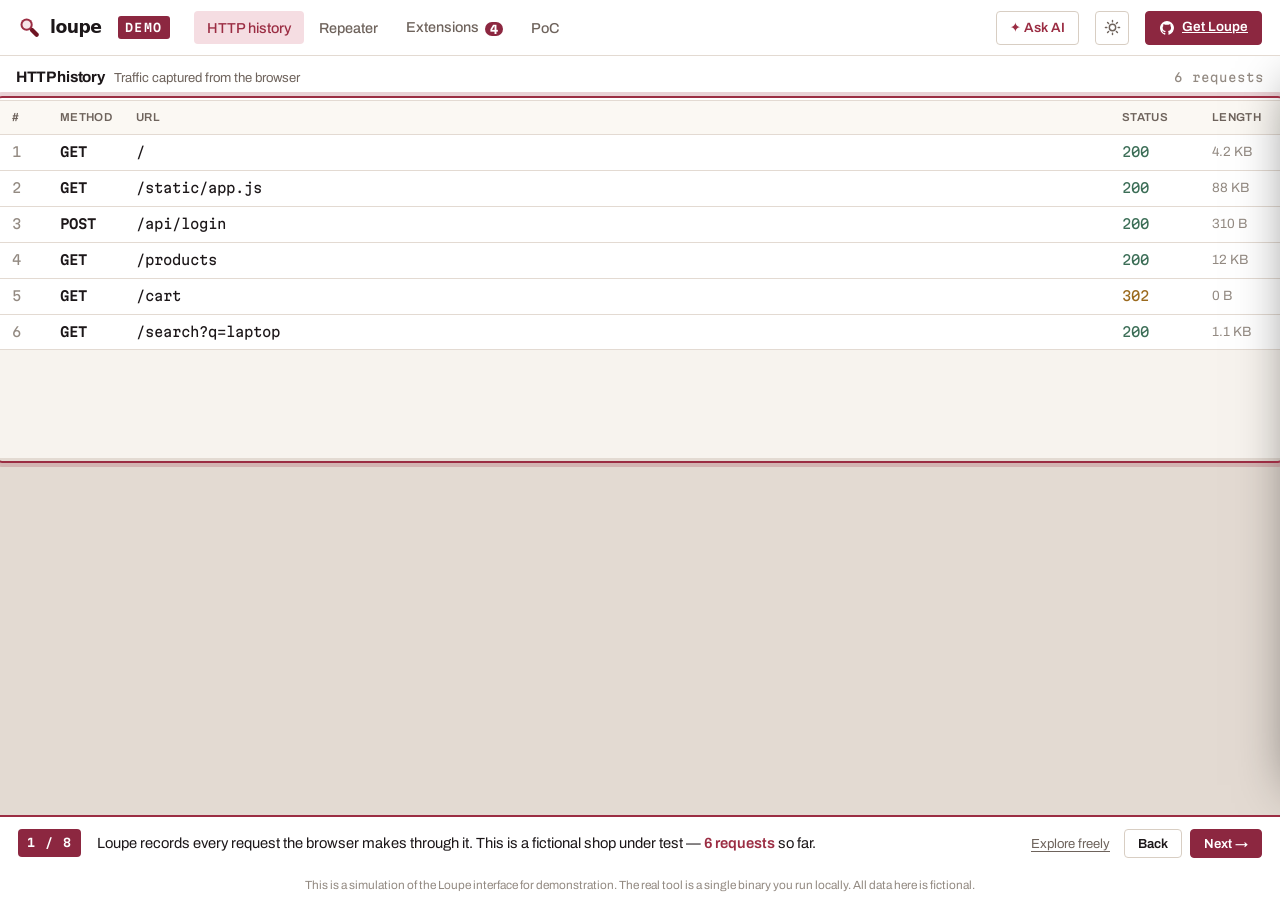
<file: docs/demo.html>
<!doctype html>
<html lang="en">
<head>
<meta charset="utf-8">
<meta name="viewport" content="width=device-width, initial-scale=1">
<title>Loupe — live demo</title>
<meta name="description" content="A guided, in-browser simulation of the Loupe interface: capture traffic, inspect it, ask the AI, confirm a vulnerability in Repeater, see an extension flag it, and turn it into a PoC.">
<link rel="icon" href="data:image/svg+xml,%3Csvg xmlns='http://www.w3.org/2000/svg' viewBox='0 0 64 64'%3E%3Cline x1='34' y1='34' x2='39.5' y2='39.5' stroke='%239B2D43' stroke-width='7.5' stroke-linecap='round'/%3E%3Cline x1='39' y1='39' x2='52' y2='52' stroke='%236E1423' stroke-width='12' stroke-linecap='round'/%3E%3Ccircle cx='24' cy='24' r='17' fill='%239B2D43'/%3E%3Ccircle cx='24' cy='24' r='11.5' fill='%23F6E4E8'/%3E%3C/svg%3E">
<link rel="preconnect" href="https://fonts.googleapis.com">
<link rel="preconnect" href="https://fonts.gstatic.com" crossorigin>
<link href="https://fonts.googleapis.com/css2?family=Archivo:wght@400;500;600;700&family=Archivo+Expanded:wght@700;800&family=Martian+Mono:wght@400;500;600&display=swap" rel="stylesheet">
<style>
:root{
  --paper:#F7F3EE; --panel:#FFFFFF; --sink:#F0E9E1; --alt:#FBF8F3;
  --ink:#1C1719; --ink-2:#6E635C; --ink-3:#938A82;
  --rule:#E3DAD2; --rule-2:#D8CEC3;
  --stamp:#9B2D43; --stamp-deep:#6E1423; --stamp-ink:#9B2D43; --pink:#E0556B;
  --solid:#8C2740; --solid-h:#7A1F35;
  --ok:#3C6E57; --warn:#9B6A1E;
  --sel:#F5DDE2;
  --display:"Archivo Expanded",system-ui,sans-serif;
  --sans:"Archivo",system-ui,sans-serif;
  --mono:"Martian Mono",ui-monospace,"SFMono-Regular",Menlo,Consolas,monospace;
}
@media (prefers-color-scheme:dark){
  :root:not([data-theme="light"]){
    --paper:#141011; --panel:#1F1A1B; --sink:#0F0C0D; --alt:#261D1D;
    --ink:#F1E9EB; --ink-2:#B4A7AB; --ink-3:#8F8488;
    --rule:#2C2327; --rule-2:#392F33;
    --stamp:#E0607A; --stamp-deep:#B5374F; --stamp-ink:#F293A5; --pink:#E0556B;
    --solid:#A33148; --solid-h:#B5374F;
    --ok:#7FC3A3; --warn:#D9A450; --sel:#3A1E25;
    color-scheme:dark;
  }
}
:root[data-theme="dark"]{
  --paper:#141011; --panel:#1F1A1B; --sink:#0F0C0D; --alt:#261D1D;
  --ink:#F1E9EB; --ink-2:#B4A7AB; --ink-3:#8F8488;
  --rule:#2C2327; --rule-2:#392F33;
  --stamp:#E0607A; --stamp-deep:#B5374F; --stamp-ink:#F293A5; --pink:#E0556B;
  --solid:#A33148; --solid-h:#B5374F;
  --ok:#7FC3A3; --warn:#D9A450; --sel:#3A1E25;
  color-scheme:dark;
}
*{box-sizing:border-box}
html,body{height:100%}
body{margin:0; background:var(--paper); color:var(--ink); font-family:var(--sans); font-size:15px; line-height:1.55;
  -webkit-font-smoothing:antialiased; display:flex; flex-direction:column; overflow:hidden}
::selection{background:var(--stamp); color:#fff}
a{color:inherit}
h1,h2,h3{margin:0; letter-spacing:-0.02em}
:focus-visible{outline:2.5px solid var(--stamp); outline-offset:2px; border-radius:3px}
.mono{font-family:var(--mono)}
button{font-family:var(--sans)}

/* top bar */
.bar{display:flex; align-items:center; gap:16px; height:56px; padding:0 18px; background:var(--panel);
  border-bottom:1px solid var(--rule); flex:0 0 auto}
.brand{display:flex; align-items:center; gap:9px; font-family:var(--display); font-weight:800; font-size:1.08rem; letter-spacing:-0.03em; text-decoration:none}
.brand svg{width:23px;height:23px;display:block}
.badge{font-family:var(--mono); font-size:.72rem; font-weight:600; letter-spacing:.14em; color:#fff;
  background:var(--solid); padding:3px 7px; border-radius:3px}
.tabs{display:flex; gap:2px; margin-left:8px}
.tabs button{appearance:none; border:0; background:transparent; color:var(--ink-2); font-size:.9rem; font-weight:500;
  padding:8px 13px; border-radius:4px; cursor:pointer; position:relative; white-space:nowrap}
.tabs button:hover{color:var(--ink); background:var(--alt)}
.tabs button.active{color:var(--stamp-ink); background:var(--sel)}
.tabs .pill{display:inline-block; min-width:17px; padding:0 5px; margin-left:6px; border-radius:9px; background:var(--solid);
  color:#fff; font-size:.72rem; font-weight:700; font-family:var(--mono); vertical-align:middle}
.spacer{flex:1}
.tool{appearance:none; border:1px solid var(--rule-2); background:transparent; color:var(--ink-2); cursor:pointer;
  height:34px; padding:0 13px; border-radius:4px; font-size:.84rem; font-weight:600; display:inline-flex; align-items:center; gap:7px}
.tool:hover{color:var(--stamp); border-color:var(--stamp)}
.tool.ai{color:var(--stamp-ink); border-color:var(--rule-2)}
.tool.gh{background:var(--solid); border-color:var(--solid); color:#fff}
.tool.gh:hover{background:var(--solid-h); color:#fff}
.icon{width:34px; justify-content:center; padding:0}
.icon svg{width:17px;height:17px}
@media(max-width:860px){.gh-text{display:none}}

/* layout */
.stage{flex:1; min-height:0; display:flex; position:relative; overflow:hidden}
.work{flex:1; min-width:0; display:flex; flex-direction:column; overflow:hidden}
.panel{display:none; flex:1; min-height:0; flex-direction:column; overflow:hidden}
.panel.on{display:flex}

.phead{display:flex; align-items:center; gap:10px; padding:10px 16px; border-bottom:1px solid var(--rule); background:var(--panel); flex:0 0 auto}
.phead h2{font-size:.95rem; font-weight:700}
.phead .sub{color:var(--ink-2); font-size:.82rem}
.phead .mono{font-size:.76rem; color:var(--ink-3)}

/* history table */
.tablewrap{flex:1; min-height:0; overflow:auto}
table.grid{width:100%; border-collapse:collapse; font-size:.84rem; background:var(--panel)}
table.grid th{position:sticky; top:0; background:var(--alt); text-align:left; font-weight:600; color:var(--ink-2);
  font-size:.72rem; letter-spacing:.03em; text-transform:uppercase; padding:8px 12px; border-bottom:1px solid var(--rule); z-index:1}
table.grid td{padding:7px 12px; border-bottom:1px solid var(--rule); white-space:nowrap; overflow:hidden; text-overflow:ellipsis}
table.grid tr{cursor:pointer}
table.grid tbody tr:hover{background:var(--alt)}
table.grid tr.sel{background:var(--sel)}
.num{font-family:var(--mono); color:var(--ink-3)}
.meth{font-family:var(--mono); font-weight:600}
.u{font-family:var(--mono); color:var(--ink)}
.st-200{color:var(--ok); font-family:var(--mono)}
.st-302,.st-301{color:var(--warn); font-family:var(--mono)}
.dim{color:var(--ink-3)}

/* message viewer (request/response) */
.split{flex:1; min-height:0; display:grid; grid-template-columns:1fr 1fr; gap:1px; background:var(--rule)}
@media(max-width:780px){.split{grid-template-columns:1fr; grid-template-rows:1fr 1fr}}
.view{display:flex; flex-direction:column; min-width:0; min-height:0; background:var(--panel)}
.view .vh{padding:7px 14px; border-bottom:1px solid var(--rule); font-size:.72rem; font-weight:700; letter-spacing:.06em;
  text-transform:uppercase; color:var(--ink-2); background:var(--alt)}
.view pre{margin:0; flex:1; overflow:auto; padding:12px 14px; font-family:var(--mono); font-size:.76rem; line-height:1.5;
  white-space:pre-wrap; word-break:break-word; color:var(--ink)}
.view pre .hl{background:var(--sel); color:var(--stamp-ink); border-radius:2px; padding:0 2px; font-weight:600}
.view .empty{flex:1; display:grid; place-items:center; color:var(--ink-3); font-size:.85rem; padding:20px; text-align:center}

/* repeater */
.rep{flex:1; min-height:0; display:grid; grid-template-rows:auto 1fr; overflow:hidden}
.rep .bar2{display:flex; align-items:center; gap:10px; padding:9px 14px; border-bottom:1px solid var(--rule); background:var(--panel)}
.rep .target{font-family:var(--mono); font-size:.78rem; color:var(--ink-2)}
.btn{appearance:none; border:1px solid var(--rule-2); background:var(--panel); color:var(--ink); cursor:pointer;
  padding:6px 13px; border-radius:4px; font-size:.82rem; font-weight:600}
.btn:hover{background:var(--alt)}
.btn.primary{background:var(--solid); border-color:var(--solid); color:#fff}
.btn.primary:hover{background:var(--solid-h)}
.btn.primary:disabled{opacity:.5; cursor:default}

/* issues */
.issues{flex:1; min-height:0; overflow:auto}
.sev{display:inline-block; padding:1px 8px; border-radius:3px; font-size:.72rem; font-weight:700; letter-spacing:.03em; color:#fff; font-family:var(--mono)}
.sev-Info{background:#5C5550}.sev-Low{background:#6E6029}.sev-Medium{background:#8A5E1A}.sev-High{background:var(--solid)}.sev-Critical{background:var(--stamp-deep)}

/* poc */
.poc{flex:1; min-height:0; overflow:auto; padding:20px; background:var(--sink); display:grid; place-items:start center}
.card{width:min(680px,100%); background:#141011; color:#FAFAF8; border-radius:8px; padding:22px 24px; box-shadow:0 18px 50px -20px rgba(0,0,0,.6)}
.card .cbadge{display:inline-block; padding:3px 10px; border-radius:3px; background:var(--solid); color:#fff; font-weight:700; font-size:.72rem; letter-spacing:.04em; font-family:var(--mono)}
.card h3{font-size:1.3rem; margin:12px 0 6px; color:#fff; letter-spacing:-0.02em}
.card .curl{font-family:var(--mono); font-size:.74rem; color:#F293A5; word-break:break-all; margin-bottom:12px}
.card .lbl{font-family:var(--mono); font-size:.72rem; letter-spacing:.08em; text-transform:uppercase; color:#A89FA2; margin:12px 0 5px}
.card .blk{font-family:var(--mono); font-size:.72rem; line-height:1.5; color:#C9C3BF; background:#1B1515; border:1px solid #3A3031; border-radius:4px; padding:10px 12px; white-space:pre-wrap; word-break:break-word; max-height:200px; overflow:auto}
.card .foot{margin-top:14px; font-family:var(--mono); font-size:.72rem; color:#938A8E}
.pocbar{display:flex; gap:10px; margin-top:16px; flex-wrap:wrap}

/* AI drawer */
.drawer{position:absolute; top:0; right:0; bottom:0; width:min(380px,86vw); background:var(--panel); border-left:1px solid var(--rule);
  transform:translateX(100%); transition:transform .32s cubic-bezier(.2,.8,.2,1); display:flex; flex-direction:column; z-index:20; box-shadow:-18px 0 50px -30px rgba(0,0,0,.5)}
.drawer.open{transform:none}
.dh{display:flex; align-items:center; gap:8px; padding:12px 14px; border-bottom:1px solid var(--rule)}
.dh b{font-size:.92rem}
.dh .x{margin-left:auto; cursor:pointer; color:var(--ink-2); background:transparent; border:0; font-size:1.1rem; width:28px; height:28px; border-radius:4px}
.dh .x:hover{background:var(--alt); color:var(--ink)}
.dmsgs{flex:1; overflow:auto; padding:14px; display:flex; flex-direction:column; gap:12px}
.msg{font-size:.86rem; line-height:1.55}
.msg.me{align-self:flex-end; background:var(--sel); color:var(--ink); padding:8px 12px; border-radius:12px 12px 2px 12px; max-width:85%}
.msg.ai{color:var(--ink)}
.msg.ai .who{font-family:var(--mono); font-size:.72rem; color:var(--stamp-ink); letter-spacing:.06em; text-transform:uppercase; margin-bottom:4px}
.msg.ai code{background:var(--alt); border:1px solid var(--rule); border-radius:3px; padding:1px 5px; font-family:var(--mono); font-size:.76rem; color:var(--stamp-ink); word-break:break-all}
.msg.ai .pill2{display:inline-flex; align-items:center; gap:6px; margin-top:8px; font-size:.78rem; color:var(--ok); font-weight:600}
.caret::after{content:"▋"; color:var(--stamp-ink); animation:blink 1s steps(1) infinite}
@keyframes blink{50%{opacity:0}}

/* coach */
.coach{flex:0 0 auto; display:flex; align-items:center; gap:16px; padding:12px 18px; background:var(--panel); border-top:2px solid var(--stamp)}
.coach .step{font-family:var(--mono); font-size:.72rem; font-weight:600; letter-spacing:.08em; color:#fff; background:var(--solid); padding:5px 9px; border-radius:4px; flex:0 0 auto}
.coach .txt{flex:1; font-size:.92rem; color:var(--ink); min-width:0}
.coach .txt b{color:var(--stamp-ink); font-weight:600}
.coach .nav{display:flex; gap:8px; flex:0 0 auto}
.coach .link{background:transparent; border:0; color:var(--ink-2); cursor:pointer; font-size:.82rem; text-decoration:underline; text-underline-offset:3px}
.coach .link:hover{color:var(--stamp)}
@media(max-width:680px){.coach{flex-wrap:wrap}.coach .txt{order:3; flex-basis:100%}}

/* highlight ring */
.ring{position:fixed; pointer-events:none; z-index:30; border:2.5px solid var(--stamp); border-radius:7px;
  box-shadow:0 0 0 4px color-mix(in srgb,var(--stamp) 22%,transparent); transition:all .3s cubic-bezier(.2,.8,.2,1); opacity:0}
.ring.on{opacity:1}

/* banner for simulated alert */
.alertbanner{display:flex; align-items:center; gap:10px; padding:9px 14px; background:var(--solid); color:#fff;
  font-size:.86rem; font-weight:600; font-family:var(--mono)}
.alertbanner.hide{display:none}

.footnote{text-align:center; color:var(--ink-3); font-size:.74rem; padding:6px; background:var(--panel)}
</style>
</head>
<body>

<header class="bar">
  <a class="brand" href="index.html">
    <svg viewBox="0 0 64 64" aria-hidden="true"><line x1="34" y1="34" x2="39.5" y2="39.5" stroke="#9B2D43" stroke-width="7.5" stroke-linecap="round"/><line x1="39" y1="39" x2="52" y2="52" stroke="#6E1423" stroke-width="12" stroke-linecap="round"/><circle cx="24" cy="24" r="17" fill="#9B2D43"/><circle cx="24" cy="24" r="11.5" fill="#F6E4E8"/></svg>
    loupe
  </a>
  <span class="badge">DEMO</span>
  <nav class="tabs" id="tabs">
    <button data-tab="history" class="active">HTTP history</button>
    <button data-tab="repeater">Repeater</button>
    <button data-tab="extensions">Extensions<span class="pill" id="issuePill" hidden>0</span></button>
    <button data-tab="poc">PoC</button>
  </nav>
  <div class="spacer"></div>
  <button class="tool ai" id="askBtn">✦ Ask AI</button>
  <button class="tool icon" id="themeBtn" title="Toggle theme" aria-label="Toggle theme">
    <svg viewBox="0 0 24 24" fill="none" stroke="currentColor" stroke-width="2"><circle cx="12" cy="12" r="4.5"/><path d="M12 2v2M12 20v2M2 12h2M20 12h2M5 5l1.5 1.5M17.5 17.5 19 19M19 5l-1.5 1.5M6.5 17.5 5 19" stroke-linecap="round"/></svg>
  </button>
  <a class="tool gh" href="https://github.com/0xdak/loupe"><svg viewBox="0 0 24 24" fill="currentColor" aria-hidden="true" style="width:16px;height:16px"><path d="M12 1.5A10.5 10.5 0 0 0 8.7 22c.5.1.7-.2.7-.5v-2c-2.8.6-3.4-1.2-3.4-1.2-.5-1.2-1.1-1.5-1.1-1.5-.9-.6.1-.6.1-.6 1 .1 1.5 1 1.5 1 .9 1.5 2.4 1.1 3 .8.1-.6.3-1.1.6-1.4-2.2-.2-4.6-1.1-4.6-5 0-1.1.4-2 1-2.7-.1-.3-.4-1.3.1-2.6 0 0 .8-.3 2.7 1a9.4 9.4 0 0 1 5 0c1.9-1.3 2.7-1 2.7-1 .5 1.3.2 2.3.1 2.6.6.7 1 1.6 1 2.7 0 3.9-2.4 4.8-4.6 5 .3.3.7 1 .7 2v3c0 .3.2.6.7.5A10.5 10.5 0 0 0 12 1.5Z"/></svg><span class="gh-text">Get Loupe</span></a>
</header>

<div class="stage">
  <div class="work">
    <!-- HTTP history -->
    <section class="panel on" data-panel="history">
      <div class="phead"><h2>HTTP history</h2><span class="sub">Traffic captured from the browser</span><span class="spacer"></span><span class="mono" id="histCount"></span></div>
      <div class="tablewrap" id="histWrap">
        <table class="grid"><thead><tr><th style="width:48px">#</th><th style="width:70px">Method</th><th>URL</th><th style="width:90px">Status</th><th style="width:80px">Length</th></tr></thead>
          <tbody id="histBody"></tbody></table>
      </div>
      <div class="alertbanner hide" id="histAlert"></div>
      <div class="split" id="histView"></div>
    </section>

    <!-- Repeater -->
    <section class="panel" data-panel="repeater">
      <div class="phead"><h2>Repeater</h2><span class="sub">Edit a request and send it again</span></div>
      <div class="rep">
        <div class="bar2"><button class="btn primary" id="repSend">Send</button><span class="target mono" id="repTarget">https://shop.demo</span></div>
        <div class="split" id="repView"></div>
      </div>
      <div class="alertbanner hide" id="repAlert"></div>
    </section>

    <!-- Extensions -->
    <section class="panel" data-panel="extensions">
      <div class="phead"><h2>Extensions · Issues</h2><span class="sub">Findings reported by enabled extensions</span><span class="spacer"></span><span class="mono dim">extension: passive-scan</span></div>
      <div class="issues"><table class="grid"><thead><tr><th style="width:92px">Severity</th><th>Issue</th><th style="width:30%">Host / URL</th><th style="width:60px">Flow</th></tr></thead>
        <tbody id="issueBody"></tbody></table></div>
    </section>

    <!-- PoC -->
    <section class="panel" data-panel="poc">
      <div class="phead"><h2>PoC builder</h2><span class="sub">The finding as a shareable proof of concept</span></div>
      <div class="poc" id="pocBody">
        <p class="dim" style="align-self:center">Confirm a finding, then “Add to PoC”. Here one is already built.</p>
      </div>
    </section>
  </div>

  <!-- AI drawer -->
  <aside class="drawer" id="drawer" aria-label="AI assistant">
    <div class="dh"><span style="color:var(--stamp-ink)">✦</span><b>Ask AI</b><span class="dim mono" style="font-size:.74rem">local-first</span><button class="x" id="drawerX" aria-label="Close">×</button></div>
    <div class="dmsgs" id="dmsgs"></div>
  </aside>

  <div class="ring" id="ring"></div>
</div>

<div class="coach" id="coach">
  <span class="step" id="coachStep">1 / 8</span>
  <div class="txt" id="coachTxt"></div>
  <div class="nav">
    <button class="link" id="coachSkip">Explore freely</button>
    <button class="btn" id="coachBack">Back</button>
    <button class="btn primary" id="coachNext">Next</button>
  </div>
</div>
<div class="footnote">This is a simulation of the Loupe interface for demonstration. The real tool is a single binary you run locally. All data here is fictional.</div>

<script>
"use strict";
const $ = s => document.querySelector(s);
const el = (t, a={}, ...k) => { const e=document.createElement(t); for(const [p,v] of Object.entries(a)){ if(p==="class")e.className=v; else if(p==="html")e.innerHTML=v; else e.setAttribute(p,v);} for(const c of k.flat()) if(c!=null) e.append(c.nodeType?c:document.createTextNode(c)); return e; };

/* ── theme ── */
const root = document.documentElement;
function setTheme(t){ if(t) root.setAttribute("data-theme",t); else root.removeAttribute("data-theme"); try{localStorage.setItem("loupe.demo.theme",t||"")}catch{} }
try{ const s=localStorage.getItem("loupe.demo.theme"); if(s)setTheme(s);}catch{}
$("#themeBtn").onclick = () => { const cur = root.getAttribute("data-theme"); const dark = cur ? cur==="dark" : matchMedia("(prefers-color-scheme:dark)").matches; setTheme(dark?"light":"dark"); positionRing(); };

/* ── fake data ── */
const CRLF = "\r\n";
const reqNormal =
`GET /search?q=laptop HTTP/1.1
Host: shop.demo
User-Agent: Mozilla/5.0
Accept: text/html
Cookie: sid=9f2a4c; cart=3`.replace(/\n/g,CRLF)+CRLF+CRLF;
const respNormal =
`HTTP/1.1 200 OK
Server: nginx/1.21.0
Content-Type: text/html; charset=utf-8
Set-Cookie: sid=9f2a4c; Path=/

<!doctype html><html><body>
  <h1>Results for laptop</h1>
  <p>12 products match your search.</p>
</body></html>`.replace(/\n/g,CRLF);
const PAYLOAD = `"><script>alert(document.domain)<\/script>`;
const reqAttack = reqNormal.replace("q=laptop", "q="+encodeURIComponent(PAYLOAD));
const respAttack =
`HTTP/1.1 200 OK
Server: nginx/1.21.0
Content-Type: text/html; charset=utf-8

<!doctype html><html><body>
  <h1>Results for "><script>alert(document.domain)<\/script></h1>
  <p>0 products match your search.</p>
</body></html>`.replace(/\n/g,CRLF);

const flows = [
  {id:1, m:"GET", u:"/", s:200, len:"4.2 KB"},
  {id:2, m:"GET", u:"/static/app.js", s:200, len:"88 KB"},
  {id:3, m:"POST", u:"/api/login", s:200, len:"310 B"},
  {id:4, m:"GET", u:"/products", s:200, len:"12 KB"},
  {id:5, m:"GET", u:"/cart", s:302, len:"0 B"},
  {id:6, m:"GET", u:"/search?q=laptop", s:200, len:"1.1 KB", req:reqNormal, resp:respNormal, star:true},
];
const issues = [
  {sev:"Medium", name:"Reflected parameter in response", url:"shop.demo/search", flow:6},
  {sev:"Low", name:"Missing Content-Security-Policy", url:"shop.demo/search", flow:6},
  {sev:"Low", name:"Cookie without HttpOnly", url:"shop.demo/search", flow:6},
  {sev:"Info", name:"Server version disclosure", url:"shop.demo/search", flow:6},
];

/* ── render: history ── */
function hl(text, needle){
  const i = text.indexOf(needle);
  if(i<0) return [document.createTextNode(text)];
  return [document.createTextNode(text.slice(0,i)), el("span",{class:"hl"},needle), document.createTextNode(text.slice(i+needle.length))];
}
let selFlow = null;
function renderHist(){
  const b = $("#histBody"); b.textContent="";
  for(const f of flows){
    const tr = el("tr", {}, el("td",{class:"num"},String(f.id)), el("td",{class:"meth"},f.m),
      el("td",{class:"u"},f.u), el("td",{class:"st-"+f.s},String(f.s)), el("td",{class:"dim"},f.len));
    if(f.id===selFlow) tr.classList.add("sel");
    tr.onclick = ()=>selectFlow(f.id);
    b.append(tr);
  }
  $("#histCount").textContent = flows.length+" requests";
}
function viewer(container, req, resp, highlightResp){
  container.textContent="";
  const reqPre = el("pre",{});
  reqPre.append(...(highlightResp?hl(req,PAYLOAD):[document.createTextNode(req)]));
  const respPre = el("pre",{});
  if(resp){
    const needle = highlightResp ? PAYLOAD : "laptop";
    // highlight all occurrences of needle in body
    let rest = resp, parts=[];
    let idx;
    while((idx=rest.indexOf(needle))>=0 && needle){ parts.push(document.createTextNode(rest.slice(0,idx))); parts.push(el("span",{class:"hl"},needle)); rest=rest.slice(idx+needle.length);}
    parts.push(document.createTextNode(rest));
    respPre.append(...parts);
  }
  container.append(
    el("div",{class:"view"}, el("div",{class:"vh"},"Request"), reqPre),
    el("div",{class:"view"}, el("div",{class:"vh"},"Response"), resp?respPre:el("div",{class:"empty"},"Select a request to see its response.")));
}
function selectFlow(id){
  selFlow=id; renderHist();
  const f = flows.find(x=>x.id===id);
  if(f && f.req) viewer($("#histView"), f.req, f.resp, false);
  else { $("#histView").textContent=""; $("#histView").append(el("div",{class:"view"},el("div",{class:"vh"},"Request"),el("div",{class:"empty"},"This request was not recorded in full for the demo.")), el("div",{class:"view"},el("div",{class:"vh"},"Response"),el("div",{class:"empty"},"—"))); }
}

/* ── render: repeater ── */
let repSent=false;
function renderRep(){ viewer($("#repView"), reqAttack, repSent?respAttack:null, true); $("#repTarget").textContent="https://shop.demo"; }
$("#repSend").onclick = ()=>{
  repSent=true; renderRep();
  const ab=$("#repAlert"); ab.className="alertbanner"; ab.textContent=""; ab.append(el("span",{},"⚠"), el("span",{},"JavaScript dialog: document.domain → \"shop.demo\"  ·  the payload executed"));
  if(tour.i===3) setTimeout(next, 450);
};

/* ── render: issues ── */
function renderIssues(){
  const b=$("#issueBody"); b.textContent="";
  for(const is of issues){
    const tr=el("tr",{}, el("td",{}, el("span",{class:"sev sev-"+is.sev},is.sev)), el("td",{},is.name),
      el("td",{class:"u"},is.url), el("td",{class:"num"},"#"+is.flow));
    b.append(tr);
  }
  const pill=$("#issuePill"); pill.hidden=false; pill.textContent=String(issues.length);
}

/* ── render: poc ── */
function renderPoc(){
  const curl = `curl -i -s -k 'https://shop.demo/search?q=%22%3E%3Cscript%3Ealert(document.domain)%3C/script%3E'`;
  const card = el("div",{class:"card"},
    el("span",{class:"cbadge"},"HIGH"),
    el("h3",{},"Reflected XSS in the search q parameter"),
    el("div",{class:"curl"},"GET https://shop.demo/search?q=…"),
    el("div",{class:"lbl"},"1 step · proof · HTTP 200"),
    el("div",{class:"lbl"},"Request"),
    el("div",{class:"blk"}, reqAttack.replace(/\r\n/g,"\n").trim()),
    el("div",{class:"lbl"},"Response"),
    el("div",{class:"blk"}, respAttack.replace(/\r\n/g,"\n").trim()),
    el("div",{class:"lbl"},"Reproduce"),
    el("div",{class:"blk"}, curl),
    el("div",{class:"foot"},"Generated with Loupe — github.com/0xdak/loupe"));
  const body=$("#pocBody"); body.textContent="";
  body.append(card, el("div",{class:"pocbar"},
    btn("Download PoC",true), btn("Save screenshot"), btn("Copy curl script")));
}
function btn(label,primary){ const b=el("button",{class:"btn"+(primary?" primary":"")},label); b.onclick=()=>toast(label+" — available in the real Loupe"); return b; }
let toastT;
function toast(msg){ let t=$("#toast"); if(!t){ t=el("div",{id:"toast"}); Object.assign(t.style,{position:"fixed",left:"50%",bottom:"84px",transform:"translateX(-50%)",background:"var(--ink)",color:"var(--paper)",padding:"9px 16px",borderRadius:"6px",fontSize:".84rem",zIndex:50,boxShadow:"0 8px 24px rgba(0,0,0,.3)"}); document.body.append(t);} t.textContent=msg; t.style.opacity="1"; clearTimeout(toastT); toastT=setTimeout(()=>t.style.opacity="0",1800); }

/* ── tabs ── */
function show(tab){
  for(const btn of $("#tabs").children){ btn.classList.toggle("active", btn.dataset.tab===tab); }
  for(const p of document.querySelectorAll(".panel")) p.classList.toggle("on", p.dataset.panel===tab);
}
$("#tabs").addEventListener("click", e=>{ const b=e.target.closest("button"); if(b){ show(b.dataset.tab); positionRing(); } });

/* ── AI drawer ── */
function openDrawer(){ $("#drawer").classList.add("open"); positionRing(); }
$("#askBtn").onclick = ()=>{ openDrawer(); if(!$("#dmsgs").dataset.scripted) aiScript(); };
$("#drawerX").onclick = ()=>{ $("#drawer").classList.remove("open"); positionRing(); };
async function type(node, html, speed=12){
  node.classList.add("caret");
  for(let i=0;i<=html.length;i++){ node.innerHTML=html.slice(0,i); await new Promise(r=>setTimeout(r,speed)); }
  node.classList.remove("caret");
}
async function aiScript(){
  const box=$("#dmsgs"); box.dataset.scripted="1"; box.textContent="";
  box.append(el("div",{class:"msg me"},"What's wrong with request #6?"));
  const ai=el("div",{class:"msg ai"}, el("div",{class:"who"},"✦ Claude · local"));
  const body=el("div",{}); ai.append(body); box.append(ai);
  await type(body, `The <code>q</code> parameter is reflected straight into the HTML response without encoding — classic <b>reflected XSS</b>. Try breaking out of the attribute with:`);
  box.append(el("div",{class:"msg ai"}, el("div",{},el("code",{},PAYLOAD))));
  const ai2=el("div",{class:"msg ai"}); box.append(ai2); box.scrollTop=box.scrollHeight;
  await type(ai2, `I've staged that request in <b>Repeater</b> for you — just hit Send to confirm it fires.`);
  ai2.append(el("div",{class:"pill2"},"✓ Prepared in Repeater"));
  box.scrollTop=box.scrollHeight;
  if(tour.i===2) next();
}

/* ── guided tour ── */
const steps = [
  { tab:"history", ring:"#histWrap",
    txt:`Loupe records every request the browser makes through it. This is a fictional shop under test — <b>6 requests</b> so far.` },
  { tab:"history", ring:"#histView", enter:()=>selectFlow(6),
    txt:`Request <b>#6</b> is a search. Loupe shows the raw request and response together — see how <b>laptop</b> is reflected into the page? That's worth a look.` },
  { tab:"history", ring:"#drawer", enter:()=>{ openDrawer(); if(!$("#dmsgs").dataset.scripted) aiScript(); },
    txt:`Ask the built-in AI. It runs <b>local-first</b> — Claude, a local model, or any OpenAI-compatible endpoint, chosen in the UI. It spots the reflection and stages a payload.` },
  { tab:"repeater", ring:"#repSend", enter:()=>{ $("#drawer").classList.remove("open"); show("repeater"); renderRep(); },
    txt:`The proposed request is waiting in <b>Repeater</b>, payload injected. Press <b>Send</b> to confirm it.` },
  { tab:"repeater", ring:"#repAlert",
    txt:`The payload comes back <b>unescaped</b> and executes — <code style="font-family:var(--mono)">alert(document.domain)</code> fires. Confirmed reflected XSS.` },
  { tab:"extensions", ring:"#issueBody", enter:()=>show("extensions"),
    txt:`While you worked, an <b>extension</b> passively flagged issues as traffic went by — including this reflected parameter. Anyone can write one, in any language.` },
  { tab:"poc", ring:"#pocBody", enter:()=>show("poc"),
    txt:`One click turns the finding into a shareable <b>PoC</b>: request, response, an auto screenshot and a curl script.` },
  { tab:"poc", ring:null, final:true,
    txt:`That's the loop: <b>capture → inspect → ask the AI → confirm → report</b>. All local, one binary, no accounts.` },
];
const tour = { i:0 };
function renderCoach(){
  const s=steps[tour.i];
  $("#coachStep").textContent = (tour.i+1)+" / "+steps.length;
  $("#coachTxt").innerHTML = s.txt;
  $("#coachBack").disabled = tour.i===0;
  const nextBtn=$("#coachNext");
  if(s.final){ nextBtn.textContent="Get Loupe ↗"; nextBtn.onclick=()=>location.href="https://github.com/0xdak/loupe"; }
  else { nextBtn.textContent="Next →"; nextBtn.onclick=next; }
  if(s.tab) show(s.tab);
  if(s.enter) s.enter();
  requestAnimationFrame(()=>positionRing());
}
function next(){ if(tour.i<steps.length-1){ tour.i++; renderCoach(); } }
function back(){ if(tour.i>0){ tour.i--; renderCoach(); } }
$("#coachNext").onclick=next; $("#coachBack").onclick=back;
$("#coachSkip").onclick=()=>{ $("#ring").classList.remove("on"); $("#coach").style.display="none"; };

/* highlight ring follows the step target */
let ringSel=null;
function positionRing(){
  const s=steps[tour.i]; ringSel = (s&&$("#coach").style.display!=="none") ? s.ring : null;
  const ring=$("#ring");
  const node = ringSel ? $(ringSel) : null;
  if(!node || node.offsetParent===null){ ring.classList.remove("on"); return; }
  const r=node.getBoundingClientRect();
  ring.style.left=(r.left-5)+"px"; ring.style.top=(r.top-5)+"px"; ring.style.width=(r.width+10)+"px"; ring.style.height=(r.height+10)+"px";
  ring.classList.add("on");
}
addEventListener("resize", positionRing);
addEventListener("scroll", positionRing, true);

/* ── init ── */
renderHist(); renderRep(); renderIssues(); renderPoc(); renderCoach();
</script>
</body>
</html>
</file>
